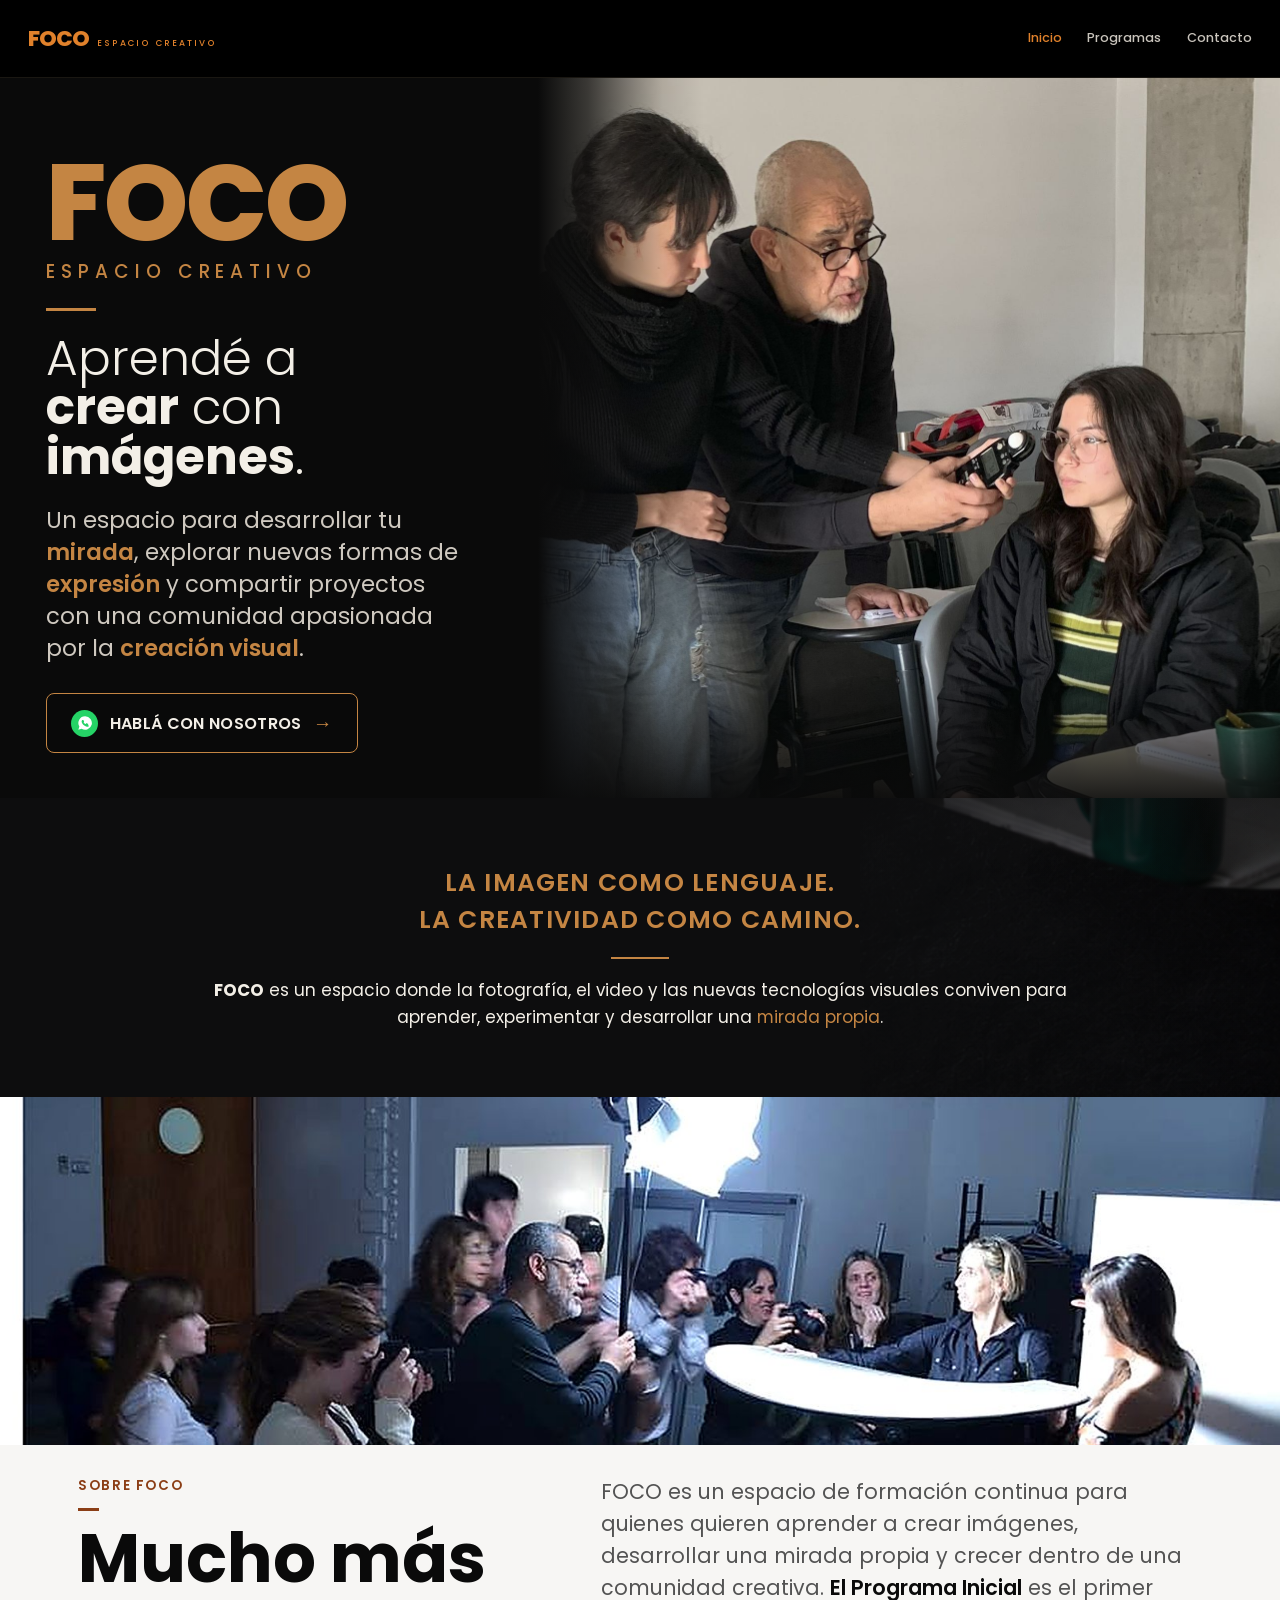
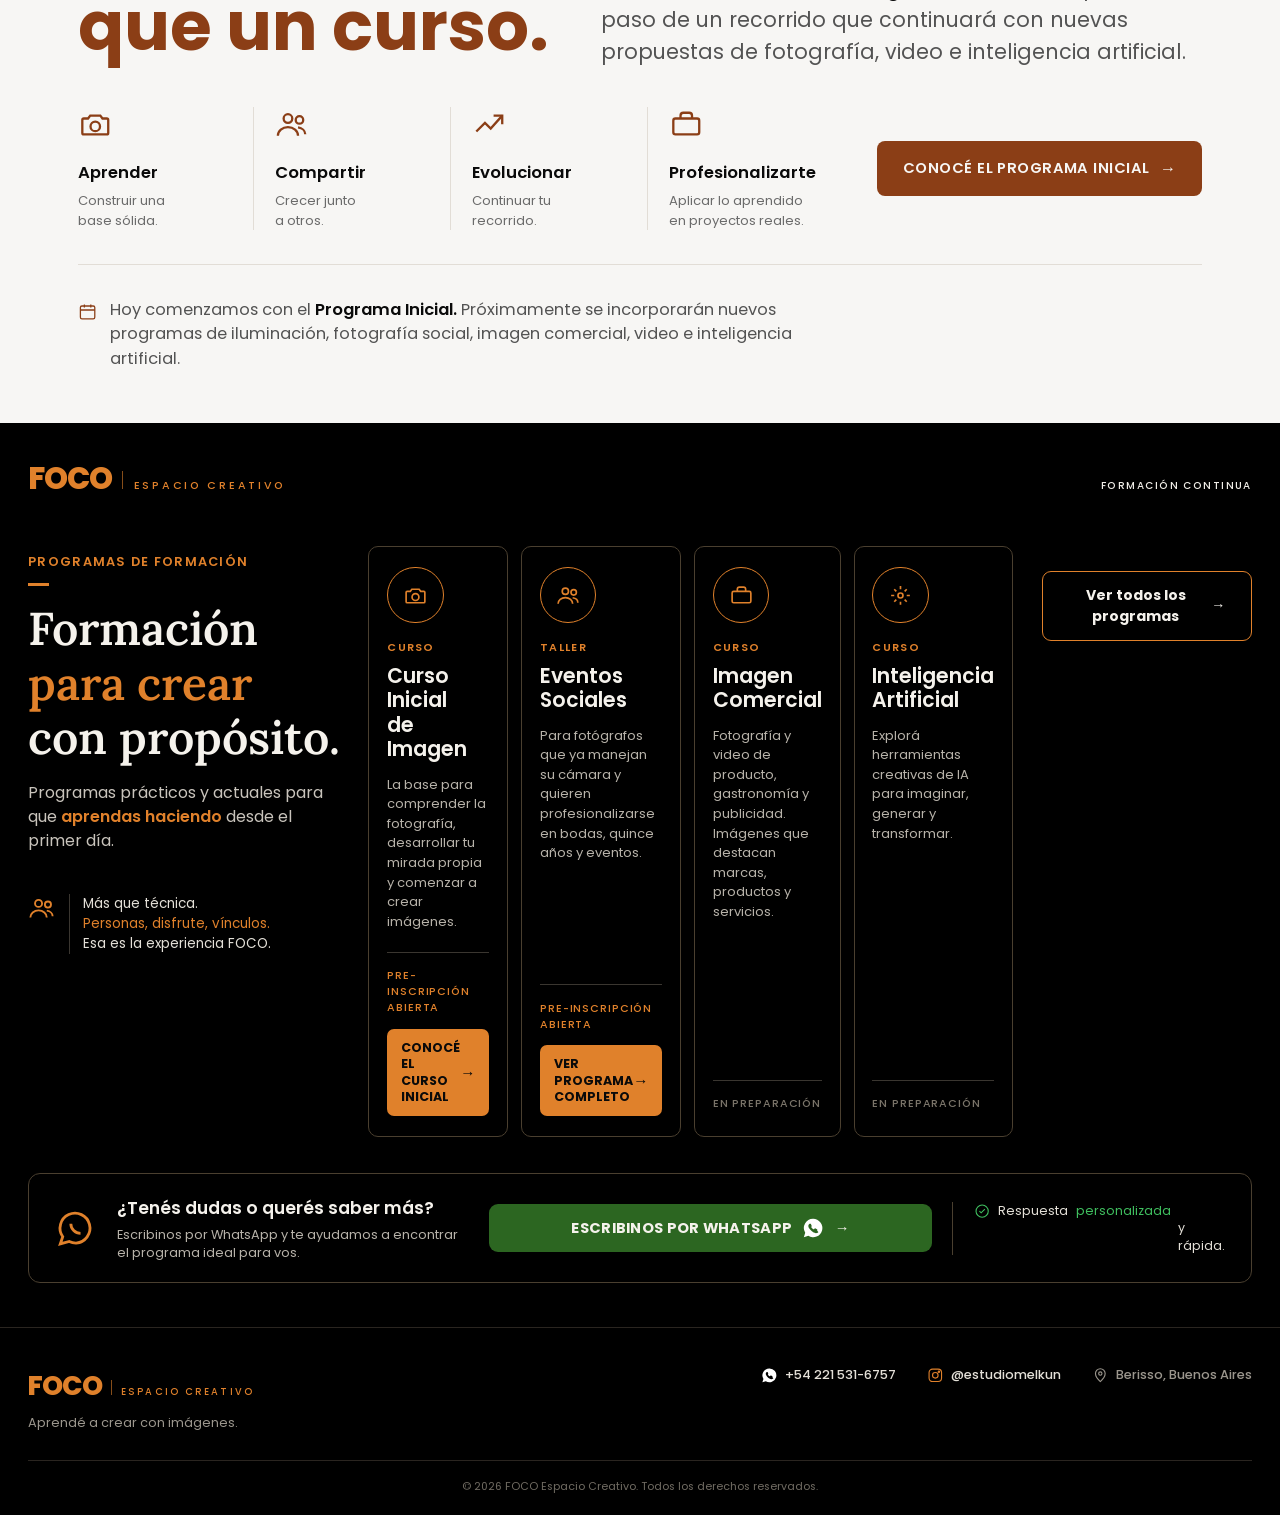
<file: web_foco/index.html>
<!doctype html>
<html lang="es">
<head>
<meta charset="utf-8">
<meta name="viewport" content="width=device-width, initial-scale=1">
<title>FOCO — Espacio Creativo | Cursos de fotografía en Berisso</title>
<meta name="description" content="FOCO es un espacio de formación continua en fotografía, video e IA en Berisso. Programa Inicial con inscripciones abiertas — empezá en agosto.">

<link rel="icon" type="image/png" sizes="32x32" href="assets/icons/favicon-32x32.png">
<link rel="icon" type="image/png" sizes="16x16" href="assets/icons/favicon-16x16.png">
<link rel="apple-touch-icon" sizes="180x180" href="assets/icons/apple-touch-icon.png">
<link rel="icon" href="favicon.ico">

<meta property="og:type" content="website">
<meta property="og:title" content="FOCO — Espacio Creativo">
<meta property="og:description" content="Aprendé a crear con imágenes. Programa Inicial con inscripciones abiertas — empezá en agosto, en Berisso.">
<meta property="og:image" content="https://www.focoespacio.com/assets/images/og-image.jpg">
<meta property="og:locale" content="es_AR">
<meta name="twitter:card" content="summary_large_image">

<link rel="preconnect" href="https://fonts.googleapis.com">
<link rel="preconnect" href="https://fonts.gstatic.com" crossorigin>
<link href="https://fonts.googleapis.com/css2?family=Poppins:ital,wght@0,300;0,400;0,500;0,600;0,700;0,800&family=Lora:ital,wght@0,500;0,600;0,700;1,500&display=swap" rel="stylesheet">
<link rel="stylesheet" href="style.css">
</head>
<body>
  <header class="site-nav">
    <a href="index.html" class="site-nav__logo">
      <span>FOCO</span> <span>ESPACIO CREATIVO</span>
    </a>
    <nav class="site-nav__links">
      <a href="index.html" class="is-active">Inicio</a>
      <a href="programas.html">Programas</a>
      <a href="https://wa.me/542215316757?text=Hola%2C%20quiero%20m%C3%A1s%20informaci%C3%B3n%20de%20los%20cursos" target="_blank" rel="noopener">Contacto</a>
    </nav>
  </header>

  <section class="hero">
    <div class="hero__text">
      <div class="logo-foco">FOCO</div>
      <div class="logo-sub">ESPACIO CREATIVO</div>
      <div class="divider"></div>
      <h1>Aprendé a<br><b>crear</b> con <b>imágenes</b>.</h1>
      <p class="lead">Un espacio para desarrollar tu <b>mirada</b>, explorar nuevas formas de <b>expresión</b> y compartir proyectos con una comunidad apasionada por la <b>creación visual</b>.</p>
      <a href="https://wa.me/542215316757?text=Hola%2C%20quiero%20m%C3%A1s%20informaci%C3%B3n%20de%20los%20cursos" target="_blank" rel="noopener" class="cta">
        <span class="wa-icon">
          <svg viewBox="0 0 24 24" fill="white"><path d="M12 2a10 10 0 00-8.5 15.2L2 22l4.9-1.5A10 10 0 1012 2zm5.8 14.2c-.2.6-1.3 1.2-1.8 1.3-.5.1-1 .2-3.3-.7-2.8-1.1-4.6-4-4.7-4.2-.1-.2-1.1-1.5-1.1-2.8 0-1.3.7-2 1-2.2.2-.3.5-.3.7-.3h.5c.2 0 .4 0 .6.4.2.5.7 1.8.8 1.9.1.2.1.3 0 .5-.1.2-.2.3-.3.5-.2.2-.3.3-.1.6.7 1.1 1.4 1.7 2.4 2.2.2.1.3.1.5-.1.2-.2.6-.7.8-.9.2-.2.3-.2.6-.1.2.1 1.5.7 1.8.9.2.1.4.2.4.4.1.2.1.7-.1 1.3z"/></svg>
        </span>
        HABLÁ CON NOSOTROS <span class="arrow">→</span>
      </a>
    </div>
    <div class="hero__photo"></div>
    <div class="hero__seam"></div>
  </section>

  <section class="quote">
    <div class="quote__corner"></div>
    <div class="quote__fade"></div>
    <div class="quote__inner">
      <h2>LA IMAGEN COMO LENGUAJE.<br>LA CREATIVIDAD COMO CAMINO.</h2>
      <div class="rule"></div>
      <p><b>FOCO</b> es un espacio donde la fotografía, el video y las nuevas tecnologías visuales conviven para aprender, experimentar y desarrollar una <span class="accent">mirada propia</span>.</p>
    </div>
  </section>

  <section class="about">
    <div class="about__photo"></div>
    <div class="about__content">
      <div class="about__top">
        <div class="about__headline">
          <div class="about__label">SOBRE FOCO</div>
          <div class="about__rule"></div>
          <h2>Mucho más<br><span>que un curso.</span></h2>
        </div>
        <p class="about__lead">FOCO es un espacio de formación continua para quienes quieren aprender a crear imágenes, desarrollar una mirada propia y crecer dentro de una comunidad creativa. <b>El Programa Inicial</b> es el primer paso de un recorrido que continuará con nuevas propuestas de fotografía, video e inteligencia artificial.</p>
      </div>

      <div class="about__row">
        <div class="about__icons">
          <div class="about__icon">
            <svg viewBox="0 0 24 24" fill="none" stroke="currentColor" stroke-width="1.6"><path d="M4 8h3l1.5-2h7L17 8h3a1 1 0 011 1v9a1 1 0 01-1 1H4a1 1 0 01-1-1V9a1 1 0 011-1z"/><circle cx="12" cy="13.5" r="3.3"/></svg>
            <h3>Aprender</h3>
            <p>Construir una<br>base sólida.</p>
          </div>
          <div class="about__icon">
            <svg viewBox="0 0 24 24" fill="none" stroke="currentColor" stroke-width="1.6"><circle cx="9" cy="8" r="3"/><path d="M2 20c0-3.3 3.1-6 7-6s7 2.7 7 6"/><circle cx="17" cy="9" r="2.6"/><path d="M16 14.2c2.9.4 5 2.4 5 4.8"/></svg>
            <h3>Compartir</h3>
            <p>Crecer junto<br>a otros.</p>
          </div>
          <div class="about__icon">
            <svg viewBox="0 0 24 24" fill="none" stroke="currentColor" stroke-width="1.6"><path d="M3 17l6-6 4 4 8-9"/><path d="M15 6h6v6"/></svg>
            <h3>Evolucionar</h3>
            <p>Continuar tu<br>recorrido.</p>
          </div>
          <div class="about__icon">
            <svg viewBox="0 0 24 24" fill="none" stroke="currentColor" stroke-width="1.6"><rect x="3" y="8" width="18" height="11" rx="1.5"/><path d="M8 8V6a2 2 0 012-2h4a2 2 0 012 2v2"/></svg>
            <h3>Profesionalizarte</h3>
            <p>Aplicar lo aprendido<br>en proyectos reales.</p>
          </div>
        </div>
        <a href="curso_inicial.html" class="about__cta">CONOCÉ EL PROGRAMA INICIAL <span class="arrow">→</span></a>
      </div>

      <div class="about__divider"></div>

      <div class="about__footnote">
        <svg viewBox="0 0 24 24" fill="none" stroke="currentColor" stroke-width="1.6"><rect x="3" y="5" width="18" height="16" rx="2"/><path d="M3 10h18M8 3v4M16 3v4"/></svg>
        <p>Hoy comenzamos con el <b>Programa Inicial.</b> Próximamente se incorporarán nuevos programas de iluminación, fotografía social, imagen comercial, video e inteligencia artificial.</p>
      </div>
    </div>
  </section>

  <section class="programs">
    <div class="programs__topbar">
      <div class="programs__logo">
        <span class="programs__logo-foco">FOCO</span>
        <span class="programs__logo-sep"></span>
        <span class="programs__logo-sub">ESPACIO CREATIVO</span>
      </div>
      <div class="programs__badge">FORMACIÓN CONTINUA</div>
    </div>

    <div class="programs__body">
      <div class="programs__intro">
        <div class="programs__label">PROGRAMAS DE FORMACIÓN</div>
        <div class="programs__rule"></div>
        <h2>Formación<br><span>para crear</span><br>con propósito.</h2>
        <p class="programs__lead">Programas prácticos y actuales para que <b>aprendas haciendo</b> desde el primer día.</p>
        <div class="programs__note">
          <svg viewBox="0 0 24 24" fill="none" stroke="currentColor" stroke-width="1.6"><circle cx="9" cy="8" r="3"/><path d="M2 20c0-3.3 3.1-6 7-6s7 2.7 7 6"/><circle cx="17" cy="9" r="2.6"/><path d="M16 14.2c2.9.4 5 2.4 5 4.8"/></svg>
          <div class="programs__note-rule"></div>
          <p>Más que técnica.<br><span class="accent">Personas, disfrute, vínculos.</span><br>Esa es la experiencia FOCO.</p>
        </div>
      </div>

      <div class="programs__cards">
        <a href="curso_inicial.html" class="card card--active">
          <div class="card__icon">
            <svg viewBox="0 0 24 24" fill="none" stroke="currentColor" stroke-width="1.6"><path d="M4 8h3l1.5-2h7L17 8h3a1 1 0 011 1v9a1 1 0 01-1 1H4a1 1 0 01-1-1V9a1 1 0 011-1z"/><circle cx="12" cy="13.5" r="3.3"/></svg>
          </div>
          <div class="card__tag">CURSO</div>
          <h3>Curso Inicial<br>de Imagen</h3>
          <p class="card__desc">La base para comprender la fotografía, desarrollar tu mirada propia y comenzar a crear imágenes.</p>
          <div class="card__divider"></div>
          <div class="card__status card__status--active">PRE-INSCRIPCIÓN ABIERTA</div>
          <div class="card__cta">CONOCÉ EL<br>CURSO INICIAL <span class="arrow">→</span></div>
        </a>

        <a href="eventos_sociales.html" class="card card--active">
          <div class="card__icon">
            <svg viewBox="0 0 24 24" fill="none" stroke="currentColor" stroke-width="1.6"><circle cx="9" cy="8" r="3"/><path d="M2 20c0-3.3 3.1-6 7-6s7 2.7 7 6"/><circle cx="17" cy="9" r="2.6"/><path d="M16 14.2c2.9.4 5 2.4 5 4.8"/></svg>
          </div>
          <div class="card__tag">TALLER</div>
          <h3>Eventos<br>Sociales</h3>
          <p class="card__desc">Para fotógrafos que ya manejan su cámara y quieren profesionalizarse en bodas, quince años y eventos.</p>
          <div class="card__divider"></div>
          <div class="card__status card__status--active">PRE-INSCRIPCIÓN ABIERTA</div>
          <div class="card__cta">VER PROGRAMA<br>COMPLETO <span class="arrow">→</span></div>
        </a>

        <a href="imagen_comercial.html" class="card">
          <div class="card__icon">
            <svg viewBox="0 0 24 24" fill="none" stroke="currentColor" stroke-width="1.6"><rect x="3" y="8" width="18" height="11" rx="1.5"/><path d="M8 8V6a2 2 0 012-2h4a2 2 0 012 2v2"/></svg>
          </div>
          <div class="card__tag">CURSO</div>
          <h3>Imagen<br>Comercial</h3>
          <p class="card__desc">Fotografía y video de producto, gastronomía y publicidad. Imágenes que destacan marcas, productos y servicios.</p>
          <div class="card__divider"></div>
          <div class="card__status">EN PREPARACIÓN</div>
        </a>

        <a href="inteligencia_artificial.html" class="card">
          <div class="card__icon">
            <svg viewBox="0 0 24 24" fill="none" stroke="currentColor" stroke-width="1.6"><circle cx="12" cy="12" r="2.4"/><path d="M12 3v3M12 18v3M3 12h3M18 12h3M6 6l2 2M16 16l2 2M6 18l2-2M16 8l2-2"/></svg>
          </div>
          <div class="card__tag">CURSO</div>
          <h3>Inteligencia<br>Artificial</h3>
          <p class="card__desc">Explorá herramientas creativas de IA para imaginar, generar y transformar.</p>
          <div class="card__divider"></div>
          <div class="card__status">EN PREPARACIÓN</div>
        </a>
      </div>
      <div style="text-align:center; margin-top:2vw;">
        <a href="programas.html" class="btn btn--outline" style="display:inline-flex;">Ver todos los programas <span class="arrow">→</span></a>
      </div>
    </div>

    <a href="https://wa.me/542215316757?text=Hola%2C%20quiero%20m%C3%A1s%20informaci%C3%B3n%20de%20los%20cursos" target="_blank" rel="noopener" class="programs__whatsapp">
      <svg class="wa-bubble" viewBox="0 0 24 24" fill="none" stroke="currentColor" stroke-width="1.6"><path d="M3 21l1.4-4.1A8.5 8.5 0 1112 20.5a8.4 8.4 0 01-3.9-.9z"/><path d="M9 9.5c0 3 2.5 5.5 5.5 5.5"/></svg>
      <div class="programs__whatsapp-text">
        <p class="q">¿Tenés dudas o querés saber más?</p>
        <p class="a">Escribinos por WhatsApp y te ayudamos a encontrar el programa ideal para vos.</p>
      </div>
      <span class="programs__whatsapp-btn">
        ESCRIBINOS POR WHATSAPP
        <svg viewBox="0 0 24 24" fill="white"><path d="M12 2a10 10 0 00-8.5 15.2L2 22l4.9-1.5A10 10 0 1012 2zm5.8 14.2c-.2.6-1.3 1.2-1.8 1.3-.5.1-1 .2-3.3-.7-2.8-1.1-4.6-4-4.7-4.2-.1-.2-1.1-1.5-1.1-2.8 0-1.3.7-2 1-2.2.2-.3.5-.3.7-.3h.5c.2 0 .4 0 .6.4.2.5.7 1.8.8 1.9.1.2.1.3 0 .5-.1.2-.2.3-.3.5-.2.2-.3.3-.1.6.7 1.1 1.4 1.7 2.4 2.2.2.1.3.1.5-.1.2-.2.6-.7.8-.9.2-.2.3-.2.6-.1.2.1 1.5.7 1.8.9.2.1.4.2.4.4.1.2.1.7-.1 1.3z"/></svg>
        <span class="arrow">→</span>
      </span>
      <div class="programs__whatsapp-note">
        <svg viewBox="0 0 24 24" fill="none" stroke="currentColor" stroke-width="1.6"><circle cx="12" cy="12" r="9"/><path d="M8 12l2.5 2.5L16 9"/></svg>
        Respuesta <span class="accent">personalizada</span><br>y rápida.
      </div>
    </a>
  </section>

  <footer class="site-footer">
    <div class="site-footer__top">
      <div class="site-footer__brand">
        <div class="site-footer__logo">
          <span class="site-footer__logo-foco">FOCO</span>
          <span class="site-footer__logo-sep"></span>
          <span class="site-footer__logo-sub">ESPACIO CREATIVO</span>
        </div>
        <p class="site-footer__tagline">Aprendé a crear con imágenes.</p>
      </div>

      <div class="site-footer__contact">
        <a href="https://wa.me/542215316757?text=Hola%2C%20quiero%20m%C3%A1s%20informaci%C3%B3n%20de%20los%20cursos" target="_blank" rel="noopener" class="site-footer__link">
          <svg viewBox="0 0 24 24" fill="white"><path d="M12 2a10 10 0 00-8.5 15.2L2 22l4.9-1.5A10 10 0 1012 2zm5.8 14.2c-.2.6-1.3 1.2-1.8 1.3-.5.1-1 .2-3.3-.7-2.8-1.1-4.6-4-4.7-4.2-.1-.2-1.1-1.5-1.1-2.8 0-1.3.7-2 1-2.2.2-.3.5-.3.7-.3h.5c.2 0 .4 0 .6.4.2.5.7 1.8.8 1.9.1.2.1.3 0 .5-.1.2-.2.3-.3.5-.2.2-.3.3-.1.6.7 1.1 1.4 1.7 2.4 2.2.2.1.3.1.5-.1.2-.2.6-.7.8-.9.2-.2.3-.2.6-.1.2.1 1.5.7 1.8.9.2.1.4.2.4.4.1.2.1.7-.1 1.3z"/></svg>
          +54 221 531-6757
        </a>
        <a href="https://instagram.com/estudiomelkun" target="_blank" rel="noopener" class="site-footer__link">
          <svg viewBox="0 0 24 24" fill="none" stroke="currentColor" stroke-width="1.6"><rect x="3" y="3" width="18" height="18" rx="5"/><circle cx="12" cy="12" r="4"/><circle cx="17.2" cy="6.8" r="1"/></svg>
          @estudiomelkun
        </a>
        <div class="site-footer__link site-footer__link--static">
          <svg viewBox="0 0 24 24" fill="none" stroke="currentColor" stroke-width="1.6"><path d="M12 21s7-6.1 7-11.5A7 7 0 105 9.5C5 14.9 12 21 12 21z"/><circle cx="12" cy="9.5" r="2.4"/></svg>
          Berisso, Buenos Aires
        </div>
      </div>
    </div>

    <div class="site-footer__rule"></div>

    <div class="site-footer__bottom">
      <p>© 2026 FOCO Espacio Creativo. Todos los derechos reservados.</p>
    </div>
  </footer>

  <script src="script.js"></script>
</body>
</html>
</file>
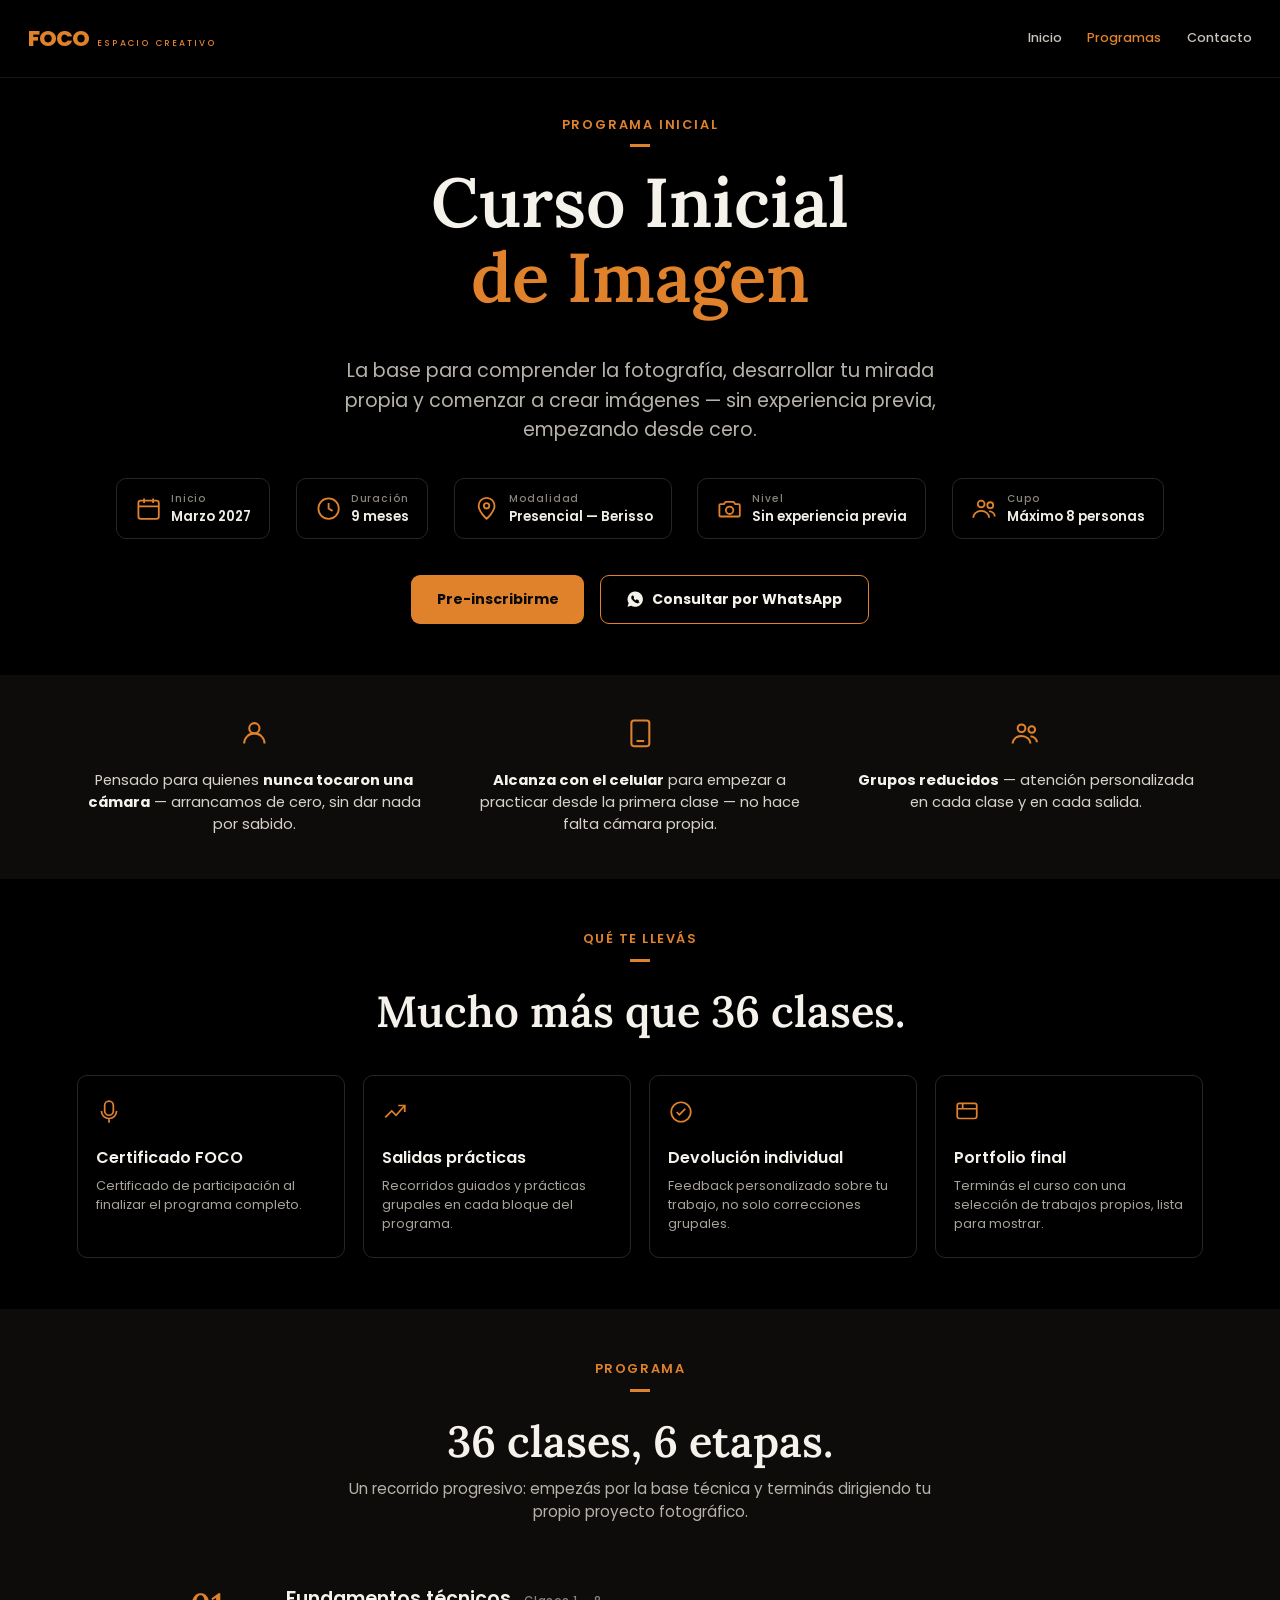
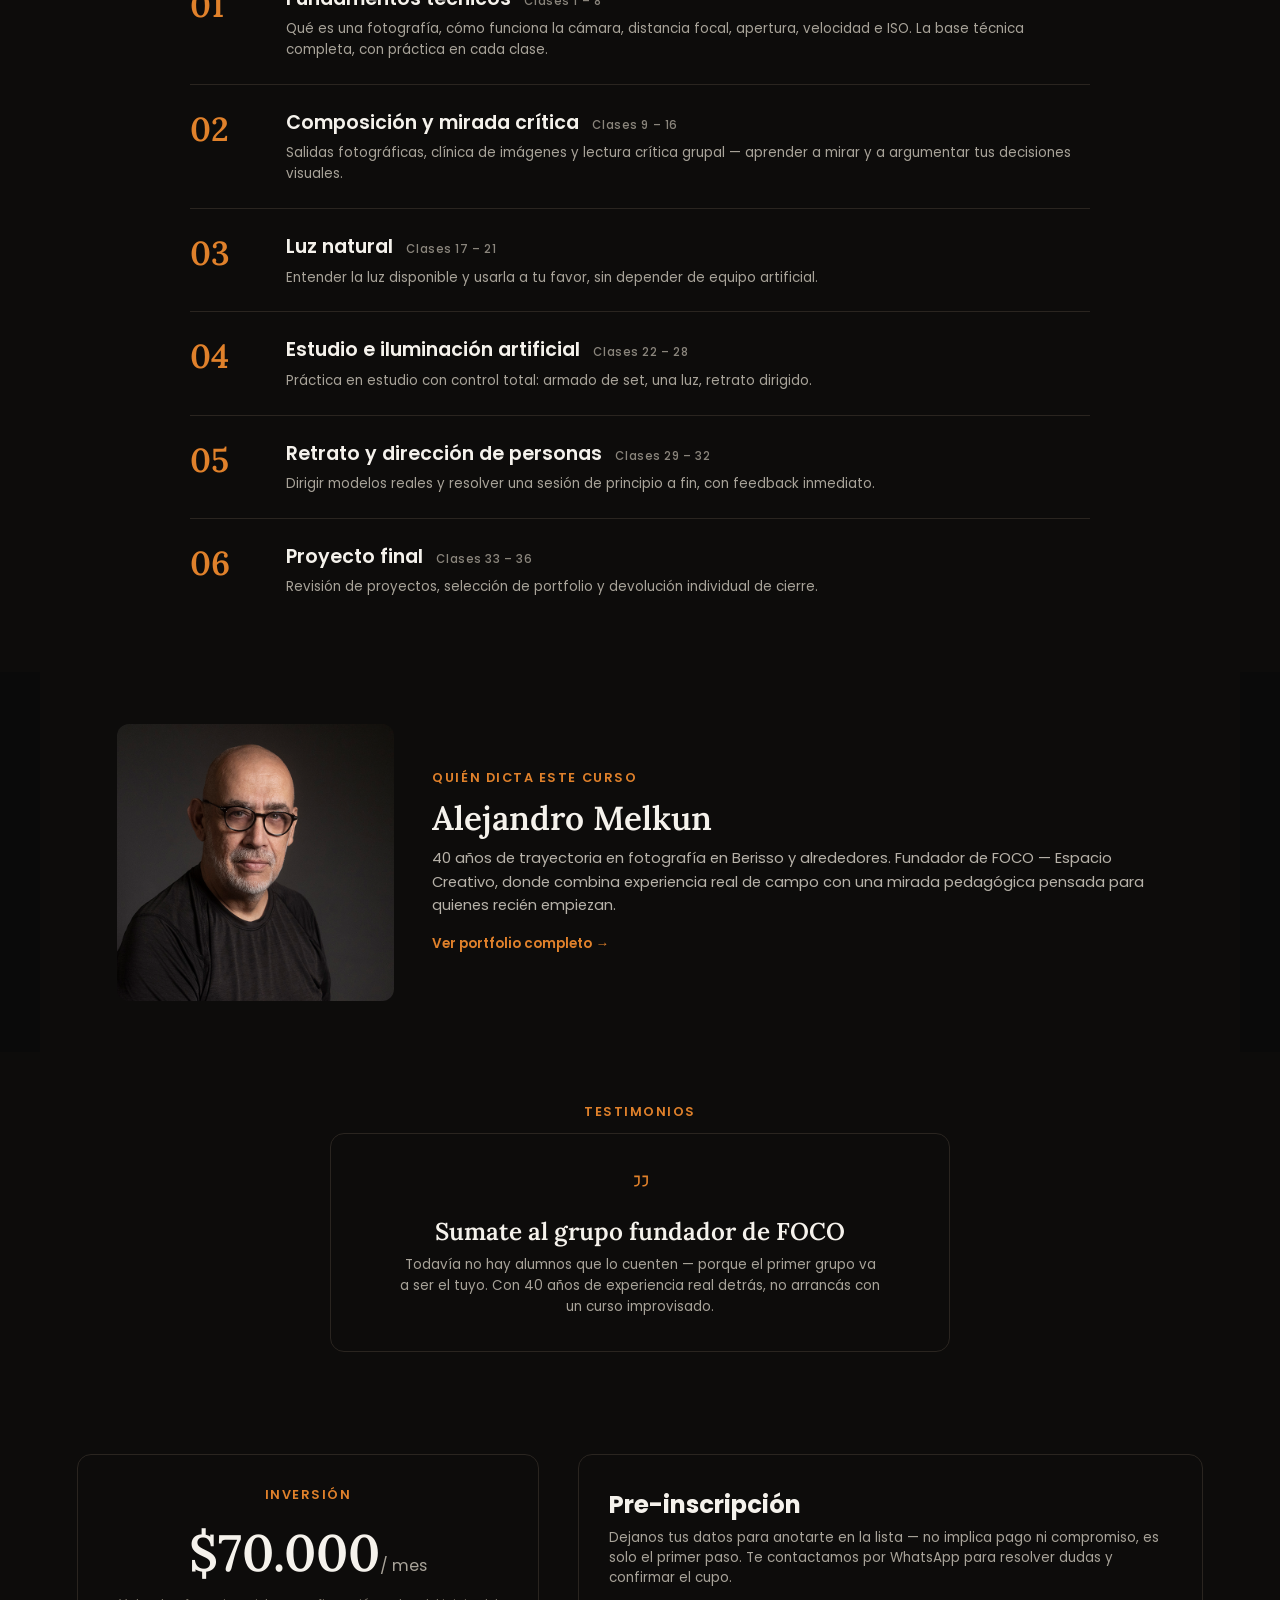
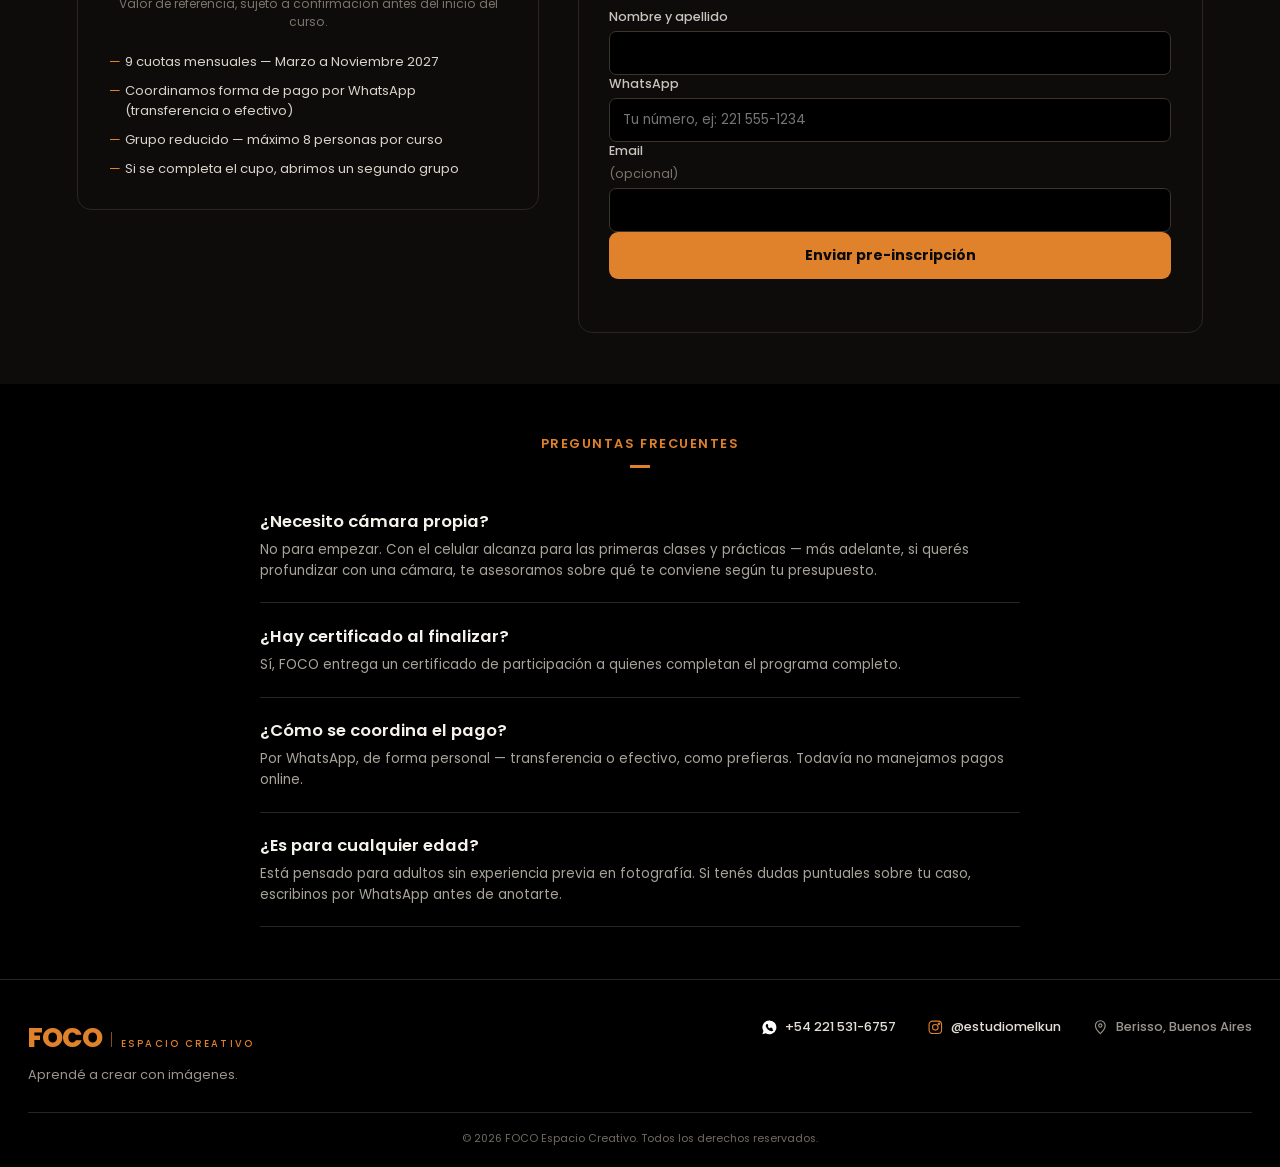
<file: web_foco/curso_inicial.html>
<!doctype html>
<html lang="es">
<head>
<meta charset="utf-8">
<meta name="viewport" content="width=device-width, initial-scale=1">
<title>Curso Inicial de Imagen — FOCO Espacio Creativo</title>
<meta name="description" content="Curso Inicial de Imagen en FOCO — Espacio Creativo. 9 meses, presencial en Berisso, sin experiencia previa. Empezá en marzo 2027.">

<link rel="icon" type="image/png" sizes="32x32" href="assets/icons/favicon-32x32.png">
<link rel="apple-touch-icon" sizes="180x180" href="assets/icons/apple-touch-icon.png">
<link rel="icon" href="favicon.ico">

<link rel="preconnect" href="https://fonts.googleapis.com">
<link rel="preconnect" href="https://fonts.gstatic.com" crossorigin>
<link href="https://fonts.googleapis.com/css2?family=Poppins:ital,wght@0,300;0,400;0,500;0,600;0,700;0,800&family=Lora:ital,wght@0,500;0,600;0,700;1,500&display=swap" rel="stylesheet">
<link rel="stylesheet" href="style.css">
</head>
<body>

  <header class="site-nav">
    <a href="index.html" class="site-nav__logo">
      <span>FOCO</span> <span>ESPACIO CREATIVO</span>
    </a>
    <nav class="site-nav__links">
      <a href="index.html">Inicio</a>
      <a href="programas.html" class="is-active">Programas</a>
      <a href="https://wa.me/542215316757?text=Hola%2C%20quiero%20m%C3%A1s%20informaci%C3%B3n%20de%20los%20cursos" target="_blank" rel="noopener">Contacto</a>
    </nav>
  </header>

  <!-- HERO DEL CURSO -->
  <section class="course-hero">
    <div class="course-hero__label">PROGRAMA INICIAL</div>
    <div class="course-hero__rule"></div>
    <h1>Curso Inicial<br><span>de Imagen</span></h1>
    <p class="course-hero__lead">La base para comprender la fotografía, desarrollar tu mirada propia y comenzar a crear imágenes — sin experiencia previa, empezando desde cero.</p>

    <div class="course-facts">
      <div class="course-fact">
        <svg viewBox="0 0 24 24" fill="none" stroke="currentColor" stroke-width="1.6"><rect x="3" y="5" width="18" height="16" rx="2"/><path d="M3 10h18M8 3v4M16 3v4"/></svg>
        <div><span class="course-fact__label">Inicio</span><span class="course-fact__value">Marzo 2027</span></div>
      </div>
      <div class="course-fact">
        <svg viewBox="0 0 24 24" fill="none" stroke="currentColor" stroke-width="1.6"><circle cx="12" cy="12" r="9"/><path d="M12 7v5l3.5 2"/></svg>
        <div><span class="course-fact__label">Duración</span><span class="course-fact__value">9 meses</span></div>
      </div>
      <div class="course-fact">
        <svg viewBox="0 0 24 24" fill="none" stroke="currentColor" stroke-width="1.6"><path d="M12 21s7-6.1 7-11.5A7 7 0 105 9.5C5 14.9 12 21 12 21z"/><circle cx="12" cy="9.5" r="2.4"/></svg>
        <div><span class="course-fact__label">Modalidad</span><span class="course-fact__value">Presencial — Berisso</span></div>
      </div>
      <div class="course-fact">
        <svg viewBox="0 0 24 24" fill="none" stroke="currentColor" stroke-width="1.6"><path d="M4 8h3l1.5-2h7L17 8h3a1 1 0 011 1v9a1 1 0 01-1 1H4a1 1 0 01-1-1V9a1 1 0 011-1z"/><circle cx="12" cy="13.5" r="3.3"/></svg>
        <div><span class="course-fact__label">Nivel</span><span class="course-fact__value">Sin experiencia previa</span></div>
      </div>
      <div class="course-fact">
        <svg viewBox="0 0 24 24" fill="none" stroke="currentColor" stroke-width="1.6"><circle cx="9" cy="8" r="3"/><path d="M2 20c0-3.3 3.1-6 7-6s7 2.7 7 6"/><circle cx="17" cy="9" r="2.6"/><path d="M16 14.2c2.9.4 5 2.4 5 4.8"/></svg>
        <div><span class="course-fact__label">Cupo</span><span class="course-fact__value">Máximo 8 personas</span></div>
      </div>
    </div>

    <div class="course-hero__cta">
      <a href="#reserva" class="btn btn--solid">Pre-inscribirme</a>
      <a href="https://wa.me/542215316757?text=Hola%2C%20quiero%20m%C3%A1s%20informaci%C3%B3n%20del%20Curso%20Inicial" target="_blank" rel="noopener" class="btn btn--outline">
        <svg viewBox="0 0 24 24" fill="currentColor"><path d="M12 2a10 10 0 00-8.5 15.2L2 22l4.9-1.5A10 10 0 1012 2zm5.8 14.2c-.2.6-1.3 1.2-1.8 1.3-.5.1-1 .2-3.3-.7-2.8-1.1-4.6-4-4.7-4.2-.1-.2-1.1-1.5-1.1-2.8 0-1.3.7-2 1-2.2.2-.3.5-.3.7-.3h.5c.2 0 .4 0 .6.4.2.5.7 1.8.8 1.9.1.2.1.3 0 .5-.1.2-.2.3-.3.5-.2.2-.3.3-.1.6.7 1.1 1.4 1.7 2.4 2.2.2.1.3.1.5-.1.2-.2.6-.7.8-.9.2-.2.3-.2.6-.1.2.1 1.5.7 1.8.9.2.1.4.2.4.4.1.2.1.7-.1 1.3z"/></svg>
        Consultar por WhatsApp
      </a>
    </div>
  </section>

  <!-- PARA QUIÉN ES -->
  <section class="course-audience">
    <div class="course-audience__inner">
      <div class="course-audience__item">
        <svg viewBox="0 0 24 24" fill="none" stroke="currentColor" stroke-width="1.6"><circle cx="12" cy="8" r="4"/><path d="M4 20c0-4.4 3.6-8 8-8s8 3.6 8 8"/></svg>
        <p>Pensado para quienes <b>nunca tocaron una cámara</b> — arrancamos de cero, sin dar nada por sabido.</p>
      </div>
      <div class="course-audience__item">
        <svg viewBox="0 0 24 24" fill="none" stroke="currentColor" stroke-width="1.6"><rect x="5" y="2" width="14" height="20" rx="2"/><path d="M9 18h6"/></svg>
        <p><b>Alcanza con el celular</b> para empezar a practicar desde la primera clase — no hace falta cámara propia.</p>
      </div>
      <div class="course-audience__item">
        <svg viewBox="0 0 24 24" fill="none" stroke="currentColor" stroke-width="1.6"><circle cx="9" cy="8" r="3"/><path d="M2 20c0-3.3 3.1-6 7-6s7 2.7 7 6"/><circle cx="17" cy="9" r="2.6"/><path d="M16 14.2c2.9.4 5 2.4 5 4.8"/></svg>
        <p><b>Grupos reducidos</b> — atención personalizada en cada clase y en cada salida.</p>
      </div>
    </div>
  </section>

  <!-- QUÉ TE LLEVÁS -->
  <section class="course-includes">
    <div class="course-includes__head">
      <div class="section-label">QUÉ TE LLEVÁS</div>
      <div class="section-rule"></div>
      <h2>Mucho más que 36 clases.</h2>
    </div>
    <div class="course-includes__grid">
      <div class="include-card">
        <svg viewBox="0 0 24 24" fill="none" stroke="currentColor" stroke-width="1.6"><path d="M12 15a4 4 0 004-4V6a4 4 0 00-8 0v5a4 4 0 004 4z"/><path d="M19 11a7 7 0 01-14 0M12 18v4"/></svg>
        <h3>Certificado FOCO</h3>
        <p>Certificado de participación al finalizar el programa completo.</p>
      </div>
      <div class="include-card">
        <svg viewBox="0 0 24 24" fill="none" stroke="currentColor" stroke-width="1.6"><path d="M3 17l6-6 4 4 8-9"/><path d="M15 6h6v6"/></svg>
        <h3>Salidas prácticas</h3>
        <p>Recorridos guiados y prácticas grupales en cada bloque del programa.</p>
      </div>
      <div class="include-card">
        <svg viewBox="0 0 24 24" fill="none" stroke="currentColor" stroke-width="1.6"><circle cx="12" cy="12" r="9"/><path d="M8 12l2.5 2.5L16 9"/></svg>
        <h3>Devolución individual</h3>
        <p>Feedback personalizado sobre tu trabajo, no solo correcciones grupales.</p>
      </div>
      <div class="include-card">
        <svg viewBox="0 0 24 24" fill="none" stroke="currentColor" stroke-width="1.6"><rect x="3" y="4" width="18" height="14" rx="2"/><path d="M3 9h18M8 4v5"/></svg>
        <h3>Portfolio final</h3>
        <p>Terminás el curso con una selección de trabajos propios, lista para mostrar.</p>
      </div>
    </div>
  </section>

  <!-- TEMARIO -->
  <section class="course-syllabus">
    <div class="course-syllabus__head">
      <div class="section-label">PROGRAMA</div>
      <div class="section-rule"></div>
      <h2>36 clases, 6 etapas.</h2>
      <p class="course-syllabus__lead">Un recorrido progresivo: empezás por la base técnica y terminás dirigiendo tu propio proyecto fotográfico.</p>
    </div>
    <div class="syllabus-list">
      <div class="syllabus-item">
        <div class="syllabus-item__num">01</div>
        <div class="syllabus-item__body">
          <h3>Fundamentos técnicos</h3>
          <span class="syllabus-item__range">Clases 1 – 8</span>
          <p>Qué es una fotografía, cómo funciona la cámara, distancia focal, apertura, velocidad e ISO. La base técnica completa, con práctica en cada clase.</p>
        </div>
      </div>
      <div class="syllabus-item">
        <div class="syllabus-item__num">02</div>
        <div class="syllabus-item__body">
          <h3>Composición y mirada crítica</h3>
          <span class="syllabus-item__range">Clases 9 – 16</span>
          <p>Salidas fotográficas, clínica de imágenes y lectura crítica grupal — aprender a mirar y a argumentar tus decisiones visuales.</p>
        </div>
      </div>
      <div class="syllabus-item">
        <div class="syllabus-item__num">03</div>
        <div class="syllabus-item__body">
          <h3>Luz natural</h3>
          <span class="syllabus-item__range">Clases 17 – 21</span>
          <p>Entender la luz disponible y usarla a tu favor, sin depender de equipo artificial.</p>
        </div>
      </div>
      <div class="syllabus-item">
        <div class="syllabus-item__num">04</div>
        <div class="syllabus-item__body">
          <h3>Estudio e iluminación artificial</h3>
          <span class="syllabus-item__range">Clases 22 – 28</span>
          <p>Práctica en estudio con control total: armado de set, una luz, retrato dirigido.</p>
        </div>
      </div>
      <div class="syllabus-item">
        <div class="syllabus-item__num">05</div>
        <div class="syllabus-item__body">
          <h3>Retrato y dirección de personas</h3>
          <span class="syllabus-item__range">Clases 29 – 32</span>
          <p>Dirigir modelos reales y resolver una sesión de principio a fin, con feedback inmediato.</p>
        </div>
      </div>
      <div class="syllabus-item">
        <div class="syllabus-item__num">06</div>
        <div class="syllabus-item__body">
          <h3>Proyecto final</h3>
          <span class="syllabus-item__range">Clases 33 – 36</span>
          <p>Revisión de proyectos, selección de portfolio y devolución individual de cierre.</p>
        </div>
      </div>
    </div>
  </section>

  <!-- QUIÉN DICTA ESTE CURSO -->
  <section class="instructor">
    <img src="assets/images/alejandro.jpg" alt="Alejandro Melkun" class="instructor__photo">
    <div>
      <div class="instructor__label">QUIÉN DICTA ESTE CURSO</div>
      <h2>Alejandro Melkun</h2>
      <p>40 años de trayectoria en fotografía en Berisso y alrededores. Fundador de FOCO — Espacio Creativo, donde combina experiencia real de campo con una mirada pedagógica pensada para quienes recién empiezan.</p>
      <a href="https://www.melkun.com" target="_blank" rel="noopener">Ver portfolio completo →</a>
    </div>
  </section>

  <!-- TESTIMONIOS (placeholder) -->
  <section class="course-testimonials">
    <div class="course-testimonials__label">TESTIMONIOS</div>
    <div class="course-testimonials__card">
      <svg viewBox="0 0 24 24" fill="none" stroke="currentColor" stroke-width="1.4"><path d="M7 8h4v5a3 3 0 01-3 3H7"/><path d="M14 8h4v5a3 3 0 01-3 3h-1"/></svg>
      <h3>Sumate al grupo fundador de FOCO</h3>
      <p>Todavía no hay alumnos que lo cuenten — porque el primer grupo va a ser el tuyo. Con 40 años de experiencia real detrás, no arrancás con un curso improvisado.</p>
    </div>
  </section>

  <!-- PRECIO + RESERVA -->
  <section class="course-price" id="reserva">
    <div class="course-price__card">
      <div class="section-label">INVERSIÓN</div>
      <div class="course-price__amount">$70.000<span>/ mes</span></div>
      <p class="course-price__note">Valor de referencia, sujeto a confirmación antes del inicio del curso.</p>
      <ul class="course-price__list">
        <li>9 cuotas mensuales — Marzo a Noviembre 2027</li>
        <li>Coordinamos forma de pago por WhatsApp (transferencia o efectivo)</li>
        <li>Grupo reducido — máximo 8 personas por curso</li>
        <li>Si se completa el cupo, abrimos un segundo grupo</li>
      </ul>
    </div>

    <div class="course-form">
      <h2>Pre-inscripción</h2>
      <p class="course-form__lead">Dejanos tus datos para anotarte en la lista — no implica pago ni compromiso, es solo el primer paso. Te contactamos por WhatsApp para resolver dudas y confirmar el cupo.</p>
      <form id="reserva-form" data-course="eventos-sociales"></form>
        <input type="hidden" name="access_key" value="af8b8264-5bc4-4c7f-9a97-601a903d8e59">
        <input type="hidden" name="subject" value="Nueva pre-inscripción — Curso Inicial FOCO">
        <label>
          Nombre y apellido
          <input type="text" name="nombre" required>
        </label>
        <label>
          WhatsApp
          <input type="tel" name="whatsapp" placeholder="Tu número, ej: 221 555-1234" required>
        </label>
        <label>
          Email <span class="opt">(opcional)</span>
          <input type="email" name="email">
        </label>
        <button type="submit" class="btn btn--solid btn--full">Enviar pre-inscripción</button>
        <p id="reserva-status" class="course-form__status"></p>
      </form>
    </div>
  </section>

  <!-- FAQ -->
  <section class="course-faq">
    <div class="section-label">PREGUNTAS FRECUENTES</div>
    <div class="section-rule"></div>
    <div class="faq-item">
      <h3>¿Necesito cámara propia?</h3>
      <p>No para empezar. Con el celular alcanza para las primeras clases y prácticas — más adelante, si querés profundizar con una cámara, te asesoramos sobre qué te conviene según tu presupuesto.</p>
    </div>
    <div class="faq-item">
      <h3>¿Hay certificado al finalizar?</h3>
      <p>Sí, FOCO entrega un certificado de participación a quienes completan el programa completo.</p>
    </div>
    <div class="faq-item">
      <h3>¿Cómo se coordina el pago?</h3>
      <p>Por WhatsApp, de forma personal — transferencia o efectivo, como prefieras. Todavía no manejamos pagos online.</p>
    </div>
    <div class="faq-item">
      <h3>¿Es para cualquier edad?</h3>
      <p>Está pensado para adultos sin experiencia previa en fotografía. Si tenés dudas puntuales sobre tu caso, escribinos por WhatsApp antes de anotarte.</p>
    </div>
  </section>

  <footer class="site-footer">
    <div class="site-footer__top">
      <div class="site-footer__brand">
        <div class="site-footer__logo">
          <span class="site-footer__logo-foco">FOCO</span>
          <span class="site-footer__logo-sep"></span>
          <span class="site-footer__logo-sub">ESPACIO CREATIVO</span>
        </div>
        <p class="site-footer__tagline">Aprendé a crear con imágenes.</p>
      </div>
      <div class="site-footer__contact">
        <a href="https://wa.me/542215316757?text=Hola%2C%20quiero%20m%C3%A1s%20informaci%C3%B3n%20de%20los%20cursos" target="_blank" rel="noopener" class="site-footer__link">
          <svg viewBox="0 0 24 24" fill="white"><path d="M12 2a10 10 0 00-8.5 15.2L2 22l4.9-1.5A10 10 0 1012 2zm5.8 14.2c-.2.6-1.3 1.2-1.8 1.3-.5.1-1 .2-3.3-.7-2.8-1.1-4.6-4-4.7-4.2-.1-.2-1.1-1.5-1.1-2.8 0-1.3.7-2 1-2.2.2-.3.5-.3.7-.3h.5c.2 0 .4 0 .6.4.2.5.7 1.8.8 1.9.1.2.1.3 0 .5-.1.2-.2.3-.3.5-.2.2-.3.3-.1.6.7 1.1 1.4 1.7 2.4 2.2.2.1.3.1.5-.1.2-.2.6-.7.8-.9.2-.2.3-.2.6-.1.2.1 1.5.7 1.8.9.2.1.4.2.4.4.1.2.1.7-.1 1.3z"/></svg>
          +54 221 531-6757
        </a>
        <a href="https://instagram.com/estudiomelkun" target="_blank" rel="noopener" class="site-footer__link">
          <svg viewBox="0 0 24 24" fill="none" stroke="currentColor" stroke-width="1.6"><rect x="3" y="3" width="18" height="18" rx="5"/><circle cx="12" cy="12" r="4"/><circle cx="17.2" cy="6.8" r="1"/></svg>
          @estudiomelkun
        </a>
        <div class="site-footer__link site-footer__link--static">
          <svg viewBox="0 0 24 24" fill="none" stroke="currentColor" stroke-width="1.6"><path d="M12 21s7-6.1 7-11.5A7 7 0 105 9.5C5 14.9 12 21 12 21z"/><circle cx="12" cy="9.5" r="2.4"/></svg>
          Berisso, Buenos Aires
        </div>
      </div>
    </div>
    <div class="site-footer__rule"></div>
    <div class="site-footer__bottom">
      <p>© 2026 FOCO Espacio Creativo. Todos los derechos reservados.</p>
    </div>
  </footer>

  <script src="script.js"></script>
</body>
</html>
</file>
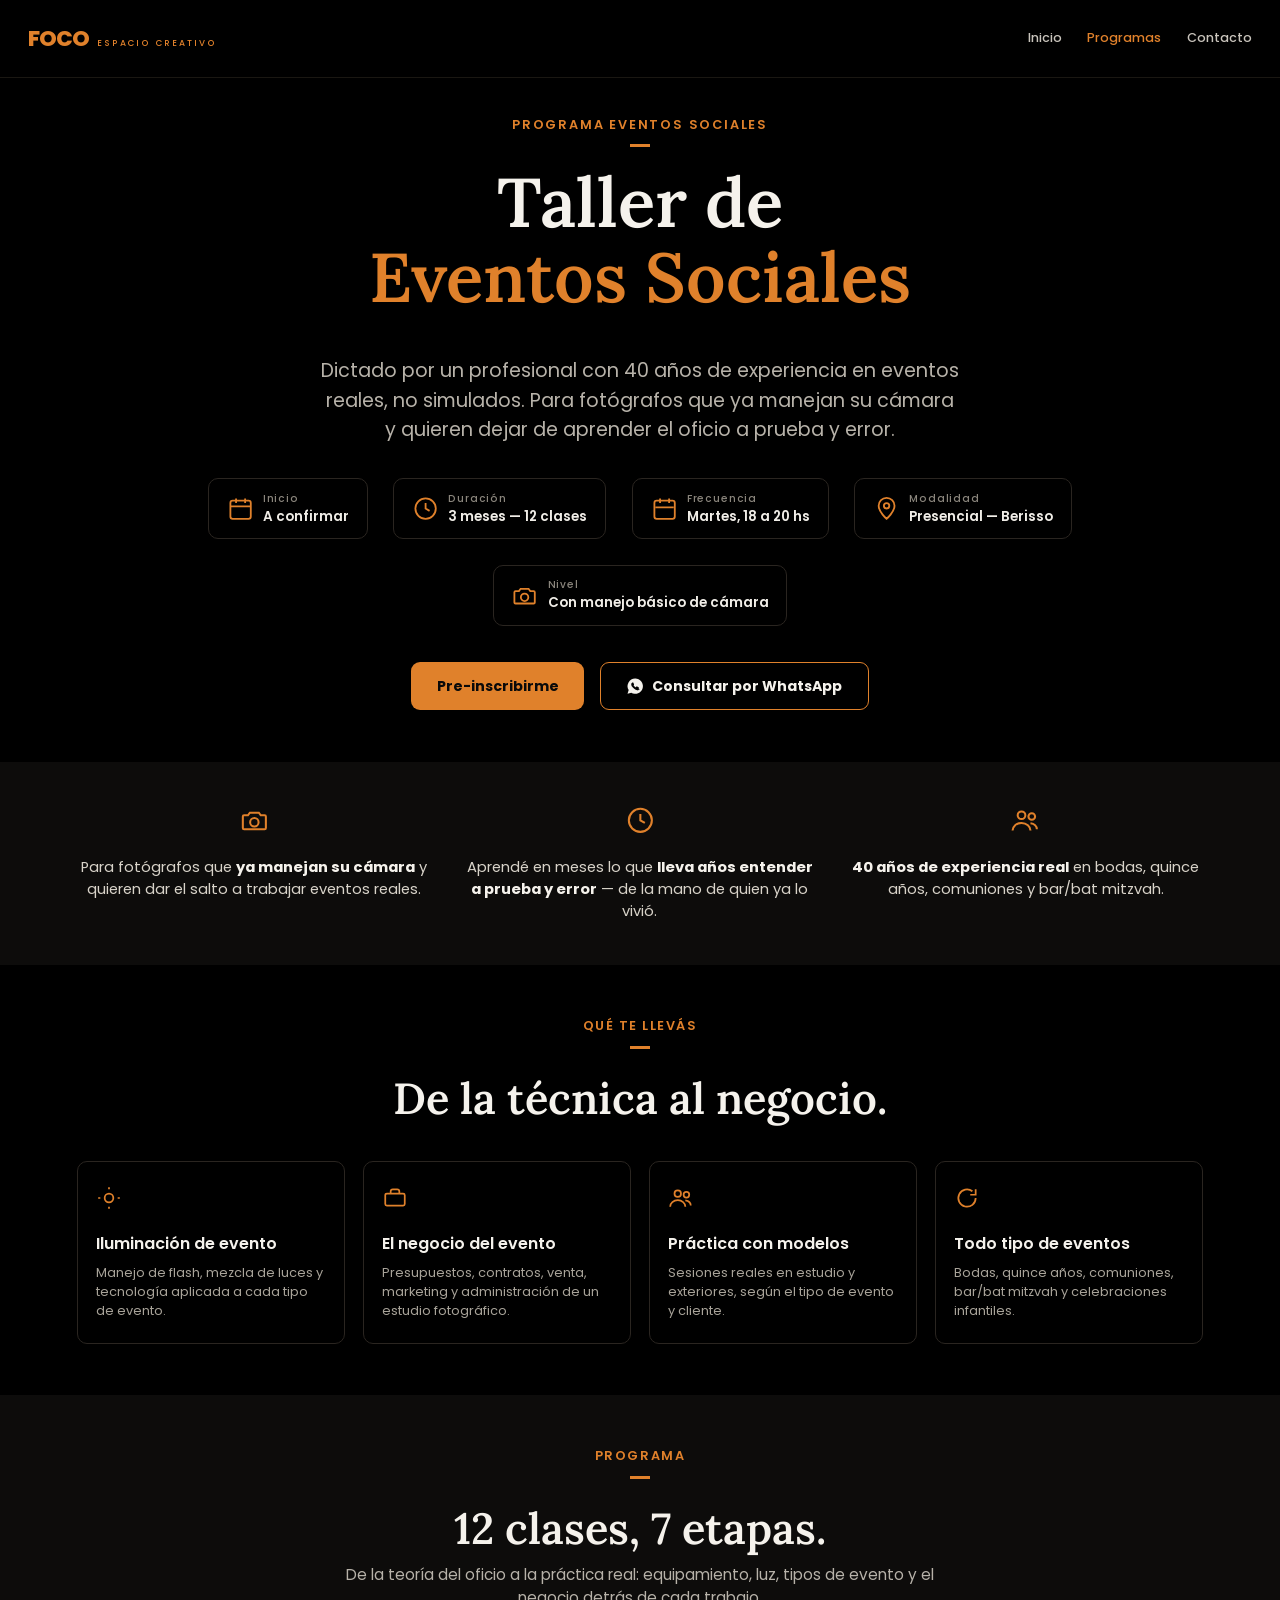
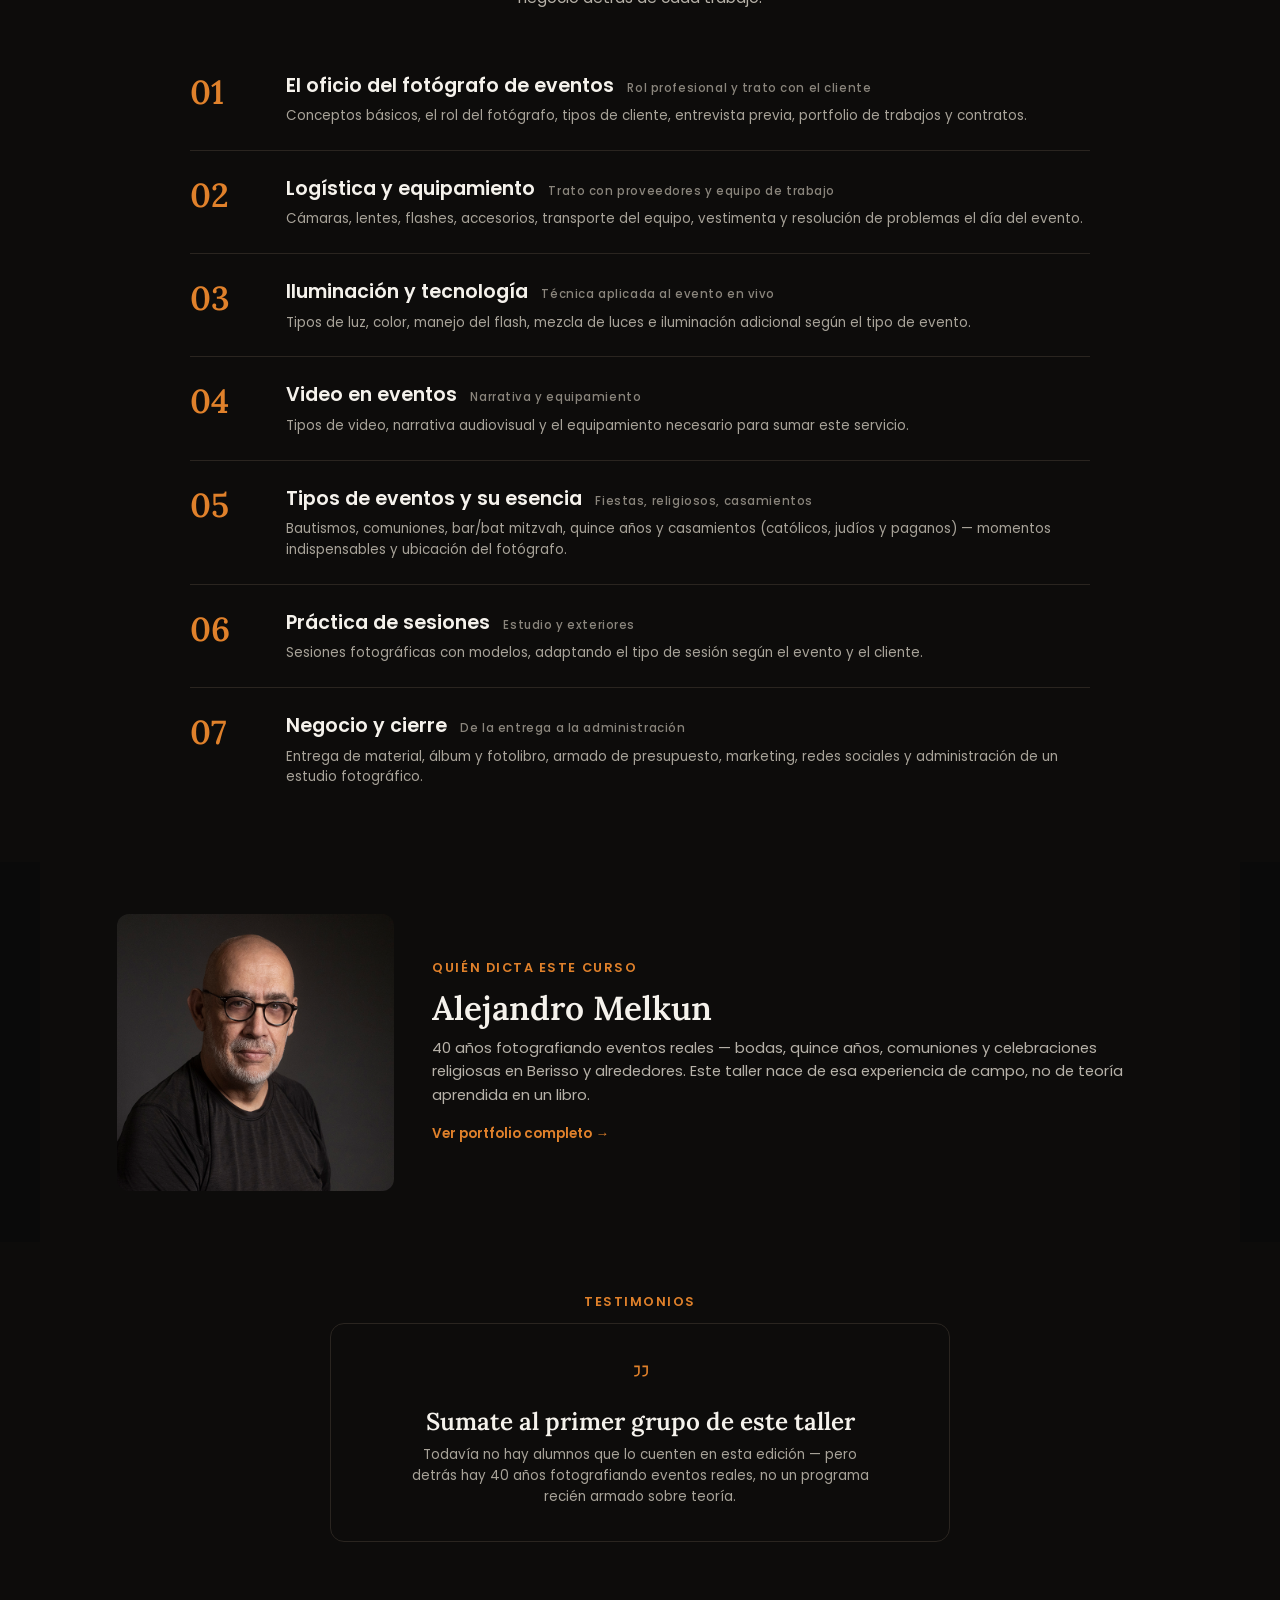
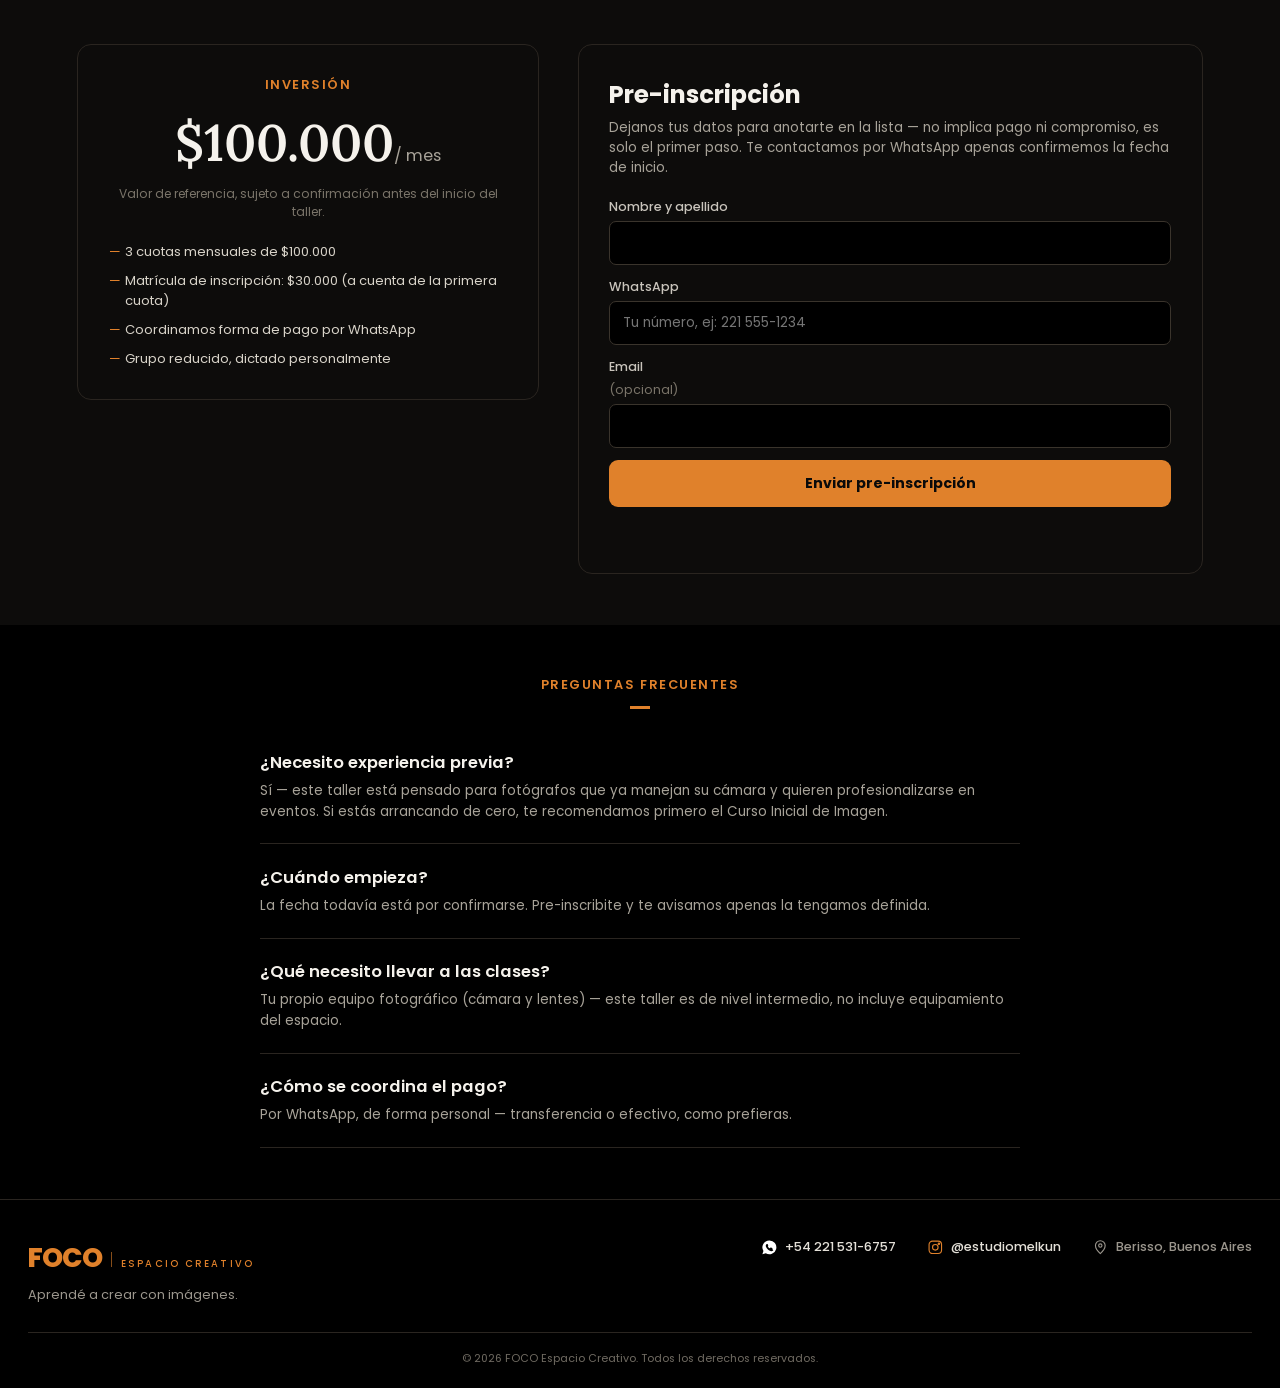
<file: web_foco/eventos_sociales.html>
<!doctype html>
<html lang="es">
<head>
<meta charset="utf-8">
<meta name="viewport" content="width=device-width, initial-scale=1">
<title>Taller de Eventos Sociales — FOCO Espacio Creativo</title>
<meta name="description" content="Taller de Eventos Sociales en FOCO — Espacio Creativo. Para fotógrafos con experiencia básica que quieren profesionalizarse en bodas, quince años y eventos. Berisso.">

<link rel="icon" type="image/png" sizes="32x32" href="assets/icons/favicon-32x32.png">
<link rel="apple-touch-icon" sizes="180x180" href="assets/icons/apple-touch-icon.png">
<link rel="icon" href="favicon.ico">

<link rel="preconnect" href="https://fonts.googleapis.com">
<link rel="preconnect" href="https://fonts.gstatic.com" crossorigin>
<link href="https://fonts.googleapis.com/css2?family=Poppins:ital,wght@0,300;0,400;0,500;0,600;0,700;0,800&family=Lora:ital,wght@0,500;0,600;0,700;1,500&display=swap" rel="stylesheet">
<link rel="stylesheet" href="style.css">
</head>
<body>

  <header class="site-nav">
    <a href="index.html" class="site-nav__logo">
      <span>FOCO</span> <span>ESPACIO CREATIVO</span>
    </a>
    <nav class="site-nav__links">
      <a href="index.html">Inicio</a>
      <a href="programas.html" class="is-active">Programas</a>
      <a href="https://wa.me/542215316757?text=Hola%2C%20quiero%20m%C3%A1s%20informaci%C3%B3n%20de%20los%20cursos" target="_blank" rel="noopener">Contacto</a>
    </nav>
  </header>

  <!-- HERO -->
  <section class="course-hero">
    <div class="course-hero__label">PROGRAMA EVENTOS SOCIALES</div>
    <div class="course-hero__rule"></div>
    <h1>Taller de<br><span>Eventos Sociales</span></h1>
    <p class="course-hero__lead">Dictado por un profesional con 40 años de experiencia en eventos reales, no simulados. Para fotógrafos que ya manejan su cámara y quieren dejar de aprender el oficio a prueba y error.</p>

    <div class="course-facts">
      <div class="course-fact">
        <svg viewBox="0 0 24 24" fill="none" stroke="currentColor" stroke-width="1.6"><rect x="3" y="5" width="18" height="16" rx="2"/><path d="M3 10h18M8 3v4M16 3v4"/></svg>
        <div><span class="course-fact__label">Inicio</span><span class="course-fact__value">A confirmar</span></div>
      </div>
      <div class="course-fact">
        <svg viewBox="0 0 24 24" fill="none" stroke="currentColor" stroke-width="1.6"><circle cx="12" cy="12" r="9"/><path d="M12 7v5l3.5 2"/></svg>
        <div><span class="course-fact__label">Duración</span><span class="course-fact__value">3 meses — 12 clases</span></div>
      </div>
      <div class="course-fact">
        <svg viewBox="0 0 24 24" fill="none" stroke="currentColor" stroke-width="1.6"><path d="M8 7V3M16 7V3M4 11h16M5 21h14a2 2 0 002-2V7a2 2 0 00-2-2H5a2 2 0 00-2 2v12a2 2 0 002 2z"/></svg>
        <div><span class="course-fact__label">Frecuencia</span><span class="course-fact__value">Martes, 18 a 20 hs</span></div>
      </div>
      <div class="course-fact">
        <svg viewBox="0 0 24 24" fill="none" stroke="currentColor" stroke-width="1.6"><path d="M12 21s7-6.1 7-11.5A7 7 0 105 9.5C5 14.9 12 21 12 21z"/><circle cx="12" cy="9.5" r="2.4"/></svg>
        <div><span class="course-fact__label">Modalidad</span><span class="course-fact__value">Presencial — Berisso</span></div>
      </div>
      <div class="course-fact">
        <svg viewBox="0 0 24 24" fill="none" stroke="currentColor" stroke-width="1.6"><path d="M4 8h3l1.5-2h7L17 8h3a1 1 0 011 1v9a1 1 0 01-1 1H4a1 1 0 01-1-1V9a1 1 0 011-1z"/><circle cx="12" cy="13.5" r="3.3"/></svg>
        <div><span class="course-fact__label">Nivel</span><span class="course-fact__value">Con manejo básico de cámara</span></div>
      </div>
    </div>

    <div class="course-hero__cta">
      <a href="#reserva" class="btn btn--solid">Pre-inscribirme</a>
      <a href="https://wa.me/542215316757?text=Hola%2C%20quiero%20m%C3%A1s%20informaci%C3%B3n%20del%20Taller%20de%20Eventos%20Sociales" target="_blank" rel="noopener" class="btn btn--outline">
        <svg viewBox="0 0 24 24" fill="currentColor"><path d="M12 2a10 10 0 00-8.5 15.2L2 22l4.9-1.5A10 10 0 1012 2zm5.8 14.2c-.2.6-1.3 1.2-1.8 1.3-.5.1-1 .2-3.3-.7-2.8-1.1-4.6-4-4.7-4.2-.1-.2-1.1-1.5-1.1-2.8 0-1.3.7-2 1-2.2.2-.3.5-.3.7-.3h.5c.2 0 .4 0 .6.4.2.5.7 1.8.8 1.9.1.2.1.3 0 .5-.1.2-.2.3-.3.5-.2.2-.3.3-.1.6.7 1.1 1.4 1.7 2.4 2.2.2.1.3.1.5-.1.2-.2.6-.7.8-.9.2-.2.3-.2.6-.1.2.1 1.5.7 1.8.9.2.1.4.2.4.4.1.2.1.7-.1 1.3z"/></svg>
        Consultar por WhatsApp
      </a>
    </div>
  </section>

  <!-- PARA QUIÉN ES -->
  <section class="course-audience">
    <div class="course-audience__inner">
      <div class="course-audience__item">
        <svg viewBox="0 0 24 24" fill="none" stroke="currentColor" stroke-width="1.6"><path d="M4 8h3l1.5-2h7L17 8h3a1 1 0 011 1v9a1 1 0 01-1 1H4a1 1 0 01-1-1V9a1 1 0 011-1z"/><circle cx="12" cy="13.5" r="3.3"/></svg>
        <p>Para fotógrafos que <b>ya manejan su cámara</b> y quieren dar el salto a trabajar eventos reales.</p>
      </div>
      <div class="course-audience__item">
        <svg viewBox="0 0 24 24" fill="none" stroke="currentColor" stroke-width="1.6"><circle cx="12" cy="12" r="9"/><path d="M12 7v5l3.5 2"/></svg>
        <p>Aprendé en meses lo que <b>lleva años entender a prueba y error</b> — de la mano de quien ya lo vivió.</p>
      </div>
      <div class="course-audience__item">
        <svg viewBox="0 0 24 24" fill="none" stroke="currentColor" stroke-width="1.6"><circle cx="9" cy="8" r="3"/><path d="M2 20c0-3.3 3.1-6 7-6s7 2.7 7 6"/><circle cx="17" cy="9" r="2.6"/><path d="M16 14.2c2.9.4 5 2.4 5 4.8"/></svg>
        <p><b>40 años de experiencia real</b> en bodas, quince años, comuniones y bar/bat mitzvah.</p>
      </div>
    </div>
  </section>

  <!-- QUÉ TE LLEVÁS -->
  <section class="course-includes">
    <div class="course-includes__head">
      <div class="section-label">QUÉ TE LLEVÁS</div>
      <div class="section-rule"></div>
      <h2>De la técnica al negocio.</h2>
    </div>
    <div class="course-includes__grid">
      <div class="include-card">
        <svg viewBox="0 0 24 24" fill="none" stroke="currentColor" stroke-width="1.6"><circle cx="12" cy="12" r="4"/><path d="M12 2v2M12 20v2M2 12h2M20 12h2"/></svg>
        <h3>Iluminación de evento</h3>
        <p>Manejo de flash, mezcla de luces y tecnología aplicada a cada tipo de evento.</p>
      </div>
      <div class="include-card">
        <svg viewBox="0 0 24 24" fill="none" stroke="currentColor" stroke-width="1.6"><rect x="3" y="8" width="18" height="11" rx="1.5"/><path d="M8 8V6a2 2 0 012-2h4a2 2 0 012 2v2"/></svg>
        <h3>El negocio del evento</h3>
        <p>Presupuestos, contratos, venta, marketing y administración de un estudio fotográfico.</p>
      </div>
      <div class="include-card">
        <svg viewBox="0 0 24 24" fill="none" stroke="currentColor" stroke-width="1.6"><circle cx="9" cy="8" r="3"/><path d="M2 20c0-3.3 3.1-6 7-6s7 2.7 7 6"/><circle cx="17" cy="9" r="2.6"/><path d="M16 14.2c2.9.4 5 2.4 5 4.8"/></svg>
        <h3>Práctica con modelos</h3>
        <p>Sesiones reales en estudio y exteriores, según el tipo de evento y cliente.</p>
      </div>
      <div class="include-card">
        <svg viewBox="0 0 24 24" fill="none" stroke="currentColor" stroke-width="1.6"><path d="M20 12a8 8 0 11-3-6.2"/><path d="M20 4v5h-5"/></svg>
        <h3>Todo tipo de eventos</h3>
        <p>Bodas, quince años, comuniones, bar/bat mitzvah y celebraciones infantiles.</p>
      </div>
    </div>
  </section>

  <!-- TEMARIO -->
  <section class="course-syllabus">
    <div class="course-syllabus__head">
      <div class="section-label">PROGRAMA</div>
      <div class="section-rule"></div>
      <h2>12 clases, 7 etapas.</h2>
      <p class="course-syllabus__lead">De la teoría del oficio a la práctica real: equipamiento, luz, tipos de evento y el negocio detrás de cada trabajo.</p>
    </div>
    <div class="syllabus-list">
      <div class="syllabus-item">
        <div class="syllabus-item__num">01</div>
        <div class="syllabus-item__body">
          <h3>El oficio del fotógrafo de eventos</h3>
          <span class="syllabus-item__range">Rol profesional y trato con el cliente</span>
          <p>Conceptos básicos, el rol del fotógrafo, tipos de cliente, entrevista previa, portfolio de trabajos y contratos.</p>
        </div>
      </div>
      <div class="syllabus-item">
        <div class="syllabus-item__num">02</div>
        <div class="syllabus-item__body">
          <h3>Logística y equipamiento</h3>
          <span class="syllabus-item__range">Trato con proveedores y equipo de trabajo</span>
          <p>Cámaras, lentes, flashes, accesorios, transporte del equipo, vestimenta y resolución de problemas el día del evento.</p>
        </div>
      </div>
      <div class="syllabus-item">
        <div class="syllabus-item__num">03</div>
        <div class="syllabus-item__body">
          <h3>Iluminación y tecnología</h3>
          <span class="syllabus-item__range">Técnica aplicada al evento en vivo</span>
          <p>Tipos de luz, color, manejo del flash, mezcla de luces e iluminación adicional según el tipo de evento.</p>
        </div>
      </div>
      <div class="syllabus-item">
        <div class="syllabus-item__num">04</div>
        <div class="syllabus-item__body">
          <h3>Video en eventos</h3>
          <span class="syllabus-item__range">Narrativa y equipamiento</span>
          <p>Tipos de video, narrativa audiovisual y el equipamiento necesario para sumar este servicio.</p>
        </div>
      </div>
      <div class="syllabus-item">
        <div class="syllabus-item__num">05</div>
        <div class="syllabus-item__body">
          <h3>Tipos de eventos y su esencia</h3>
          <span class="syllabus-item__range">Fiestas, religiosos, casamientos</span>
          <p>Bautismos, comuniones, bar/bat mitzvah, quince años y casamientos (católicos, judíos y paganos) — momentos indispensables y ubicación del fotógrafo.</p>
        </div>
      </div>
      <div class="syllabus-item">
        <div class="syllabus-item__num">06</div>
        <div class="syllabus-item__body">
          <h3>Práctica de sesiones</h3>
          <span class="syllabus-item__range">Estudio y exteriores</span>
          <p>Sesiones fotográficas con modelos, adaptando el tipo de sesión según el evento y el cliente.</p>
        </div>
      </div>
      <div class="syllabus-item">
        <div class="syllabus-item__num">07</div>
        <div class="syllabus-item__body">
          <h3>Negocio y cierre</h3>
          <span class="syllabus-item__range">De la entrega a la administración</span>
          <p>Entrega de material, álbum y fotolibro, armado de presupuesto, marketing, redes sociales y administración de un estudio fotográfico.</p>
        </div>
      </div>
    </div>
  </section>

  <!-- QUIÉN DICTA ESTE CURSO -->
  <section class="instructor">
    <img src="assets/images/alejandro.jpg" alt="Alejandro Melkun" class="instructor__photo">
    <div>
      <div class="instructor__label">QUIÉN DICTA ESTE CURSO</div>
      <h2>Alejandro Melkun</h2>
      <p>40 años fotografiando eventos reales — bodas, quince años, comuniones y celebraciones religiosas en Berisso y alrededores. Este taller nace de esa experiencia de campo, no de teoría aprendida en un libro.</p>
      <a href="https://www.melkun.com" target="_blank" rel="noopener">Ver portfolio completo →</a>
    </div>
  </section>

  <!-- TESTIMONIOS -->
  <section class="course-testimonials">
    <div class="course-testimonials__label">TESTIMONIOS</div>
    <div class="course-testimonials__card">
      <svg viewBox="0 0 24 24" fill="none" stroke="currentColor" stroke-width="1.4"><path d="M7 8h4v5a3 3 0 01-3 3H7"/><path d="M14 8h4v5a3 3 0 01-3 3h-1"/></svg>
      <h3>Sumate al primer grupo de este taller</h3>
      <p>Todavía no hay alumnos que lo cuenten en esta edición — pero detrás hay 40 años fotografiando eventos reales, no un programa recién armado sobre teoría.</p>
    </div>
  </section>

  <!-- PRECIO + RESERVA -->
  <section class="course-price" id="reserva">
    <div class="course-price__card">
      <div class="section-label">INVERSIÓN</div>
      <div class="course-price__amount">$100.000<span>/ mes</span></div>
      <p class="course-price__note">Valor de referencia, sujeto a confirmación antes del inicio del taller.</p>
      <ul class="course-price__list">
        <li>3 cuotas mensuales de $100.000</li>
        <li>Matrícula de inscripción: $30.000 (a cuenta de la primera cuota)</li>
        <li>Coordinamos forma de pago por WhatsApp</li>
        <li>Grupo reducido, dictado personalmente</li>
      </ul>
    </div>

    <div class="course-form">
      <h2>Pre-inscripción</h2>
      <p class="course-form__lead">Dejanos tus datos para anotarte en la lista — no implica pago ni compromiso, es solo el primer paso. Te contactamos por WhatsApp apenas confirmemos la fecha de inicio.</p>
       <form id="reserva-form" data-course="eventos-sociales">
        <input type="hidden" name="access_key" value="5aadccd9-5d50-431e-aa41-5fe6697247a1">
        <input type="hidden" name="subject" value="Nueva pre-inscripción — Taller Eventos Sociales FOCO">
        <label>
          Nombre y apellido
          <input type="text" name="nombre" required>
        </label>
        <label>
          WhatsApp
          <input type="tel" name="whatsapp" placeholder="Tu número, ej: 221 555-1234" required>
        </label>
        <label>
          Email <span class="opt">(opcional)</span>
          <input type="email" name="email">
        </label>
        <button type="submit" class="btn btn--solid btn--full">Enviar pre-inscripción</button>
        <p id="reserva-status" class="course-form__status"></p>
      </form>
    </div>
  </section>

  <!-- FAQ -->
  <section class="course-faq">
    <div class="section-label">PREGUNTAS FRECUENTES</div>
    <div class="section-rule"></div>
    <div class="faq-item">
      <h3>¿Necesito experiencia previa?</h3>
      <p>Sí — este taller está pensado para fotógrafos que ya manejan su cámara y quieren profesionalizarse en eventos. Si estás arrancando de cero, te recomendamos primero el Curso Inicial de Imagen.</p>
    </div>
    <div class="faq-item">
      <h3>¿Cuándo empieza?</h3>
      <p>La fecha todavía está por confirmarse. Pre-inscribite y te avisamos apenas la tengamos definida.</p>
    </div>
    <div class="faq-item">
      <h3>¿Qué necesito llevar a las clases?</h3>
      <p>Tu propio equipo fotográfico (cámara y lentes) — este taller es de nivel intermedio, no incluye equipamiento del espacio.</p>
    </div>
    <div class="faq-item">
      <h3>¿Cómo se coordina el pago?</h3>
      <p>Por WhatsApp, de forma personal — transferencia o efectivo, como prefieras.</p>
    </div>
  </section>

  <footer class="site-footer">
    <div class="site-footer__top">
      <div class="site-footer__brand">
        <div class="site-footer__logo">
          <span class="site-footer__logo-foco">FOCO</span>
          <span class="site-footer__logo-sep"></span>
          <span class="site-footer__logo-sub">ESPACIO CREATIVO</span>
        </div>
        <p class="site-footer__tagline">Aprendé a crear con imágenes.</p>
      </div>
      <div class="site-footer__contact">
        <a href="https://wa.me/542215316757?text=Hola%2C%20quiero%20m%C3%A1s%20informaci%C3%B3n%20de%20los%20cursos" target="_blank" rel="noopener" class="site-footer__link">
          <svg viewBox="0 0 24 24" fill="white"><path d="M12 2a10 10 0 00-8.5 15.2L2 22l4.9-1.5A10 10 0 1012 2zm5.8 14.2c-.2.6-1.3 1.2-1.8 1.3-.5.1-1 .2-3.3-.7-2.8-1.1-4.6-4-4.7-4.2-.1-.2-1.1-1.5-1.1-2.8 0-1.3.7-2 1-2.2.2-.3.5-.3.7-.3h.5c.2 0 .4 0 .6.4.2.5.7 1.8.8 1.9.1.2.1.3 0 .5-.1.2-.2.3-.3.5-.2.2-.3.3-.1.6.7 1.1 1.4 1.7 2.4 2.2.2.1.3.1.5-.1.2-.2.6-.7.8-.9.2-.2.3-.2.6-.1.2.1 1.5.7 1.8.9.2.1.4.2.4.4.1.2.1.7-.1 1.3z"/></svg>
          +54 221 531-6757
        </a>
        <a href="https://instagram.com/estudiomelkun" target="_blank" rel="noopener" class="site-footer__link">
          <svg viewBox="0 0 24 24" fill="none" stroke="currentColor" stroke-width="1.6"><rect x="3" y="3" width="18" height="18" rx="5"/><circle cx="12" cy="12" r="4"/><circle cx="17.2" cy="6.8" r="1"/></svg>
          @estudiomelkun
        </a>
        <div class="site-footer__link site-footer__link--static">
          <svg viewBox="0 0 24 24" fill="none" stroke="currentColor" stroke-width="1.6"><path d="M12 21s7-6.1 7-11.5A7 7 0 105 9.5C5 14.9 12 21 12 21z"/><circle cx="12" cy="9.5" r="2.4"/></svg>
          Berisso, Buenos Aires
        </div>
      </div>
    </div>
    <div class="site-footer__rule"></div>
    <div class="site-footer__bottom">
      <p>© 2026 FOCO Espacio Creativo. Todos los derechos reservados.</p>
    </div>
  </footer>

  <script src="script.js"></script>
</body>
</html>
</file>
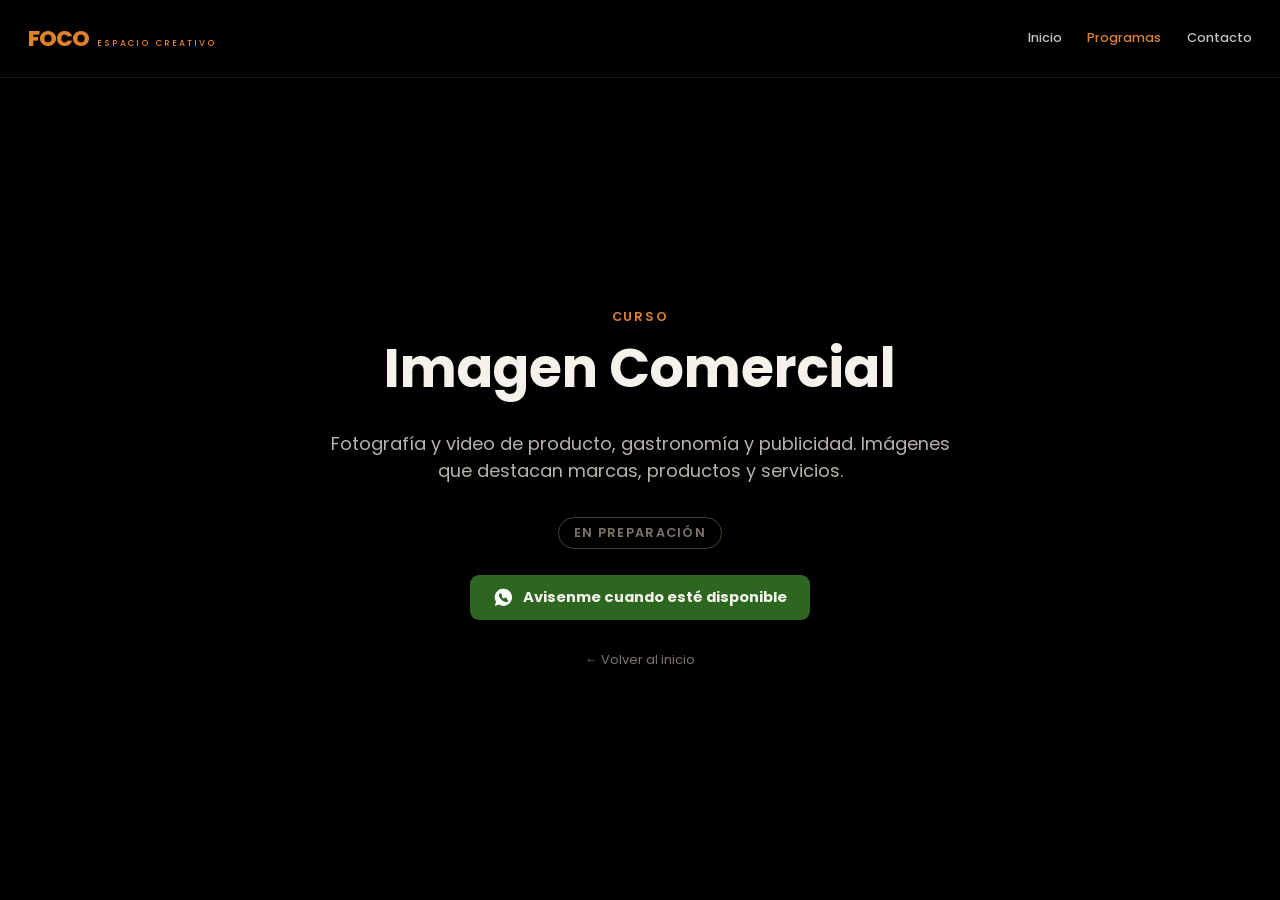
<file: web_foco/imagen_comercial.html>
<!doctype html>
<html lang="es">
<head>
<meta charset="utf-8">
<meta name="viewport" content="width=device-width, initial-scale=1">
<title>Imagen Comercial — FOCO Espacio Creativo</title>
<meta name="description" content="Curso de fotografía y video comercial en FOCO — Espacio Creativo. Próximamente en Berisso.">
<link rel="icon" type="image/png" sizes="32x32" href="assets/icons/favicon-32x32.png">
<link rel="apple-touch-icon" sizes="180x180" href="assets/icons/apple-touch-icon.png">
<link rel="icon" href="favicon.ico">
<link rel="preconnect" href="https://fonts.googleapis.com">
<link rel="preconnect" href="https://fonts.gstatic.com" crossorigin>
<link href="https://fonts.googleapis.com/css2?family=Poppins:ital,wght@0,300;0,400;0,500;0,600;0,700;0,800&display=swap" rel="stylesheet">
<link rel="stylesheet" href="style.css">
</head>
<body class="placeholder-page">
  <header class="site-nav">
    <a href="index.html" class="site-nav__logo">
      <span>FOCO</span> <span>ESPACIO CREATIVO</span>
    </a>
    <nav class="site-nav__links">
      <a href="index.html">Inicio</a>
      <a href="programas.html" class="is-active">Programas</a>
      <a href="https://wa.me/542215316757?text=Hola%2C%20quiero%20m%C3%A1s%20informaci%C3%B3n%20de%20los%20cursos" target="_blank" rel="noopener">Contacto</a>
    </nav>
  </header>
  <main class="placeholder-page__main">
    <div class="placeholder-page__inner">
      <div class="placeholder-page__tag">CURSO</div>
      <h1>Imagen Comercial</h1>
      <p class="desc">Fotografía y video de producto, gastronomía y publicidad. Imágenes que destacan marcas, productos y servicios.</p>
      <div class="placeholder-page__status">EN PREPARACIÓN</div>
      <br>
      <a href="https://wa.me/542215316757?text=Hola%2C%20quiero%20que%20me%20avisen%20cuando%20est%C3%A9%20disponible%20el%20curso%20de%20Imagen%20Comercial" target="_blank" rel="noopener" class="placeholder-page__cta">
        <svg viewBox="0 0 24 24" fill="white"><path d="M12 2a10 10 0 00-8.5 15.2L2 22l4.9-1.5A10 10 0 1012 2zm5.8 14.2c-.2.6-1.3 1.2-1.8 1.3-.5.1-1 .2-3.3-.7-2.8-1.1-4.6-4-4.7-4.2-.1-.2-1.1-1.5-1.1-2.8 0-1.3.7-2 1-2.2.2-.3.5-.3.7-.3h.5c.2 0 .4 0 .6.4.2.5.7 1.8.8 1.9.1.2.1.3 0 .5-.1.2-.2.3-.3.5-.2.2-.3.3-.1.6.7 1.1 1.4 1.7 2.4 2.2.2.1.3.1.5-.1.2-.2.6-.7.8-.9.2-.2.3-.2.6-.1.2.1 1.5.7 1.8.9.2.1.4.2.4.4.1.2.1.7-.1 1.3z"/></svg>
        Avisenme cuando esté disponible
      </a>
      <a href="index.html" class="placeholder-page__back">← Volver al inicio</a>
    </div>
  </main>
</body>
</html>
</file>
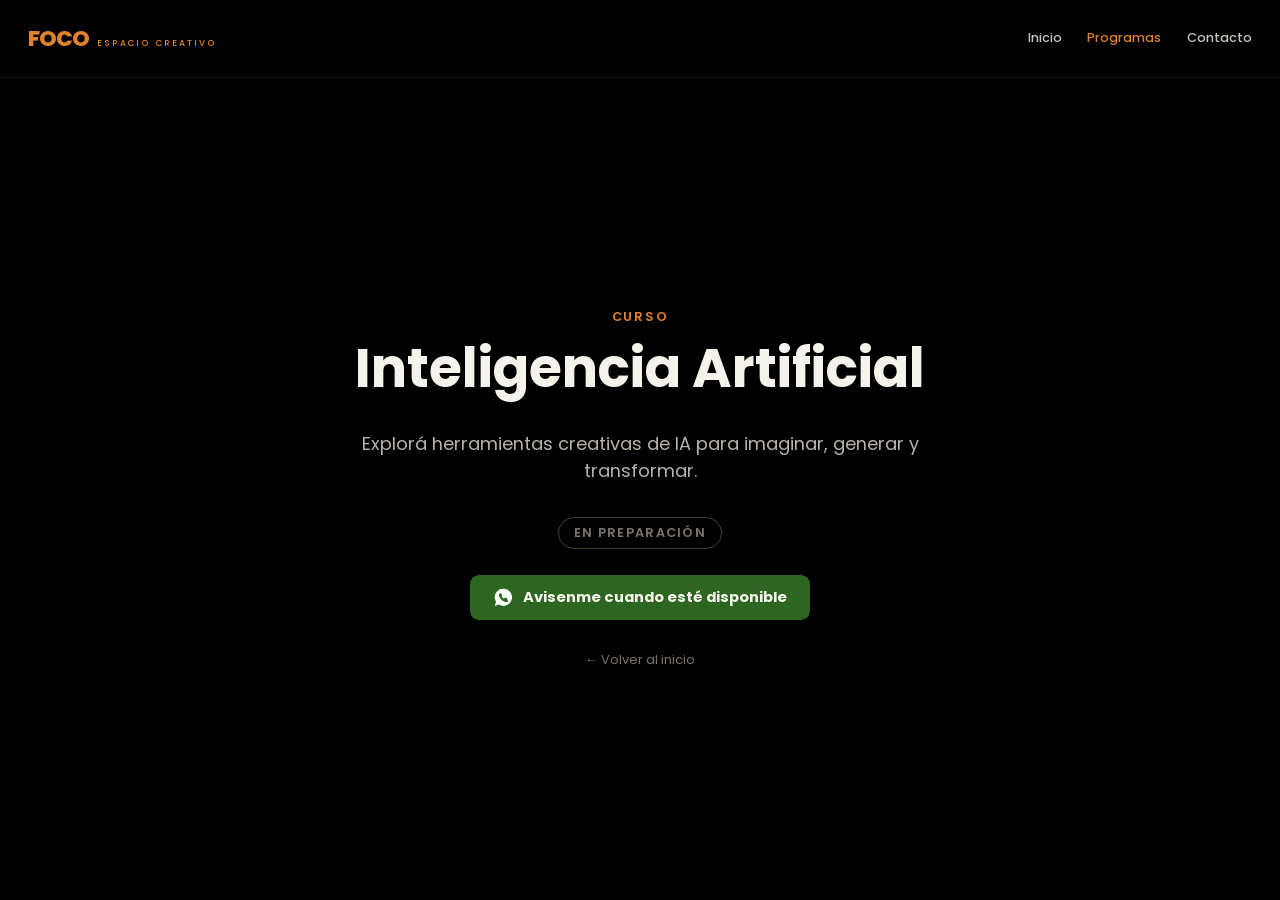
<file: web_foco/inteligencia_artificial.html>
<!doctype html>
<html lang="es">
<head>
<meta charset="utf-8">
<meta name="viewport" content="width=device-width, initial-scale=1">
<title>Inteligencia Artificial — FOCO Espacio Creativo</title>
<meta name="description" content="Curso de inteligencia artificial aplicada a la imagen en FOCO — Espacio Creativo. Próximamente en Berisso.">
<link rel="icon" type="image/png" sizes="32x32" href="assets/icons/favicon-32x32.png">
<link rel="apple-touch-icon" sizes="180x180" href="assets/icons/apple-touch-icon.png">
<link rel="icon" href="favicon.ico">
<link rel="preconnect" href="https://fonts.googleapis.com">
<link rel="preconnect" href="https://fonts.gstatic.com" crossorigin>
<link href="https://fonts.googleapis.com/css2?family=Poppins:ital,wght@0,300;0,400;0,500;0,600;0,700;0,800&display=swap" rel="stylesheet">
<link rel="stylesheet" href="style.css">
</head>
<body class="placeholder-page">
  <header class="site-nav">
    <a href="index.html" class="site-nav__logo">
      <span>FOCO</span> <span>ESPACIO CREATIVO</span>
    </a>
    <nav class="site-nav__links">
      <a href="index.html">Inicio</a>
      <a href="programas.html" class="is-active">Programas</a>
      <a href="https://wa.me/542215316757?text=Hola%2C%20quiero%20m%C3%A1s%20informaci%C3%B3n%20de%20los%20cursos" target="_blank" rel="noopener">Contacto</a>
    </nav>
  </header>
  <main class="placeholder-page__main">
    <div class="placeholder-page__inner">
      <div class="placeholder-page__tag">CURSO</div>
      <h1>Inteligencia Artificial</h1>
      <p class="desc">Explorá herramientas creativas de IA para imaginar, generar y transformar.</p>
      <div class="placeholder-page__status">EN PREPARACIÓN</div>
      <br>
      <a href="https://wa.me/542215316757?text=Hola%2C%20quiero%20que%20me%20avisen%20cuando%20est%C3%A9%20disponible%20el%20curso%20de%20Inteligencia%20Artificial" target="_blank" rel="noopener" class="placeholder-page__cta">
        <svg viewBox="0 0 24 24" fill="white"><path d="M12 2a10 10 0 00-8.5 15.2L2 22l4.9-1.5A10 10 0 1012 2zm5.8 14.2c-.2.6-1.3 1.2-1.8 1.3-.5.1-1 .2-3.3-.7-2.8-1.1-4.6-4-4.7-4.2-.1-.2-1.1-1.5-1.1-2.8 0-1.3.7-2 1-2.2.2-.3.5-.3.7-.3h.5c.2 0 .4 0 .6.4.2.5.7 1.8.8 1.9.1.2.1.3 0 .5-.1.2-.2.3-.3.5-.2.2-.3.3-.1.6.7 1.1 1.4 1.7 2.4 2.2.2.1.3.1.5-.1.2-.2.6-.7.8-.9.2-.2.3-.2.6-.1.2.1 1.5.7 1.8.9.2.1.4.2.4.4.1.2.1.7-.1 1.3z"/></svg>
        Avisenme cuando esté disponible
      </a>
      <a href="index.html" class="placeholder-page__back">← Volver al inicio</a>
    </div>
  </main>
</body>
</html>
</file>
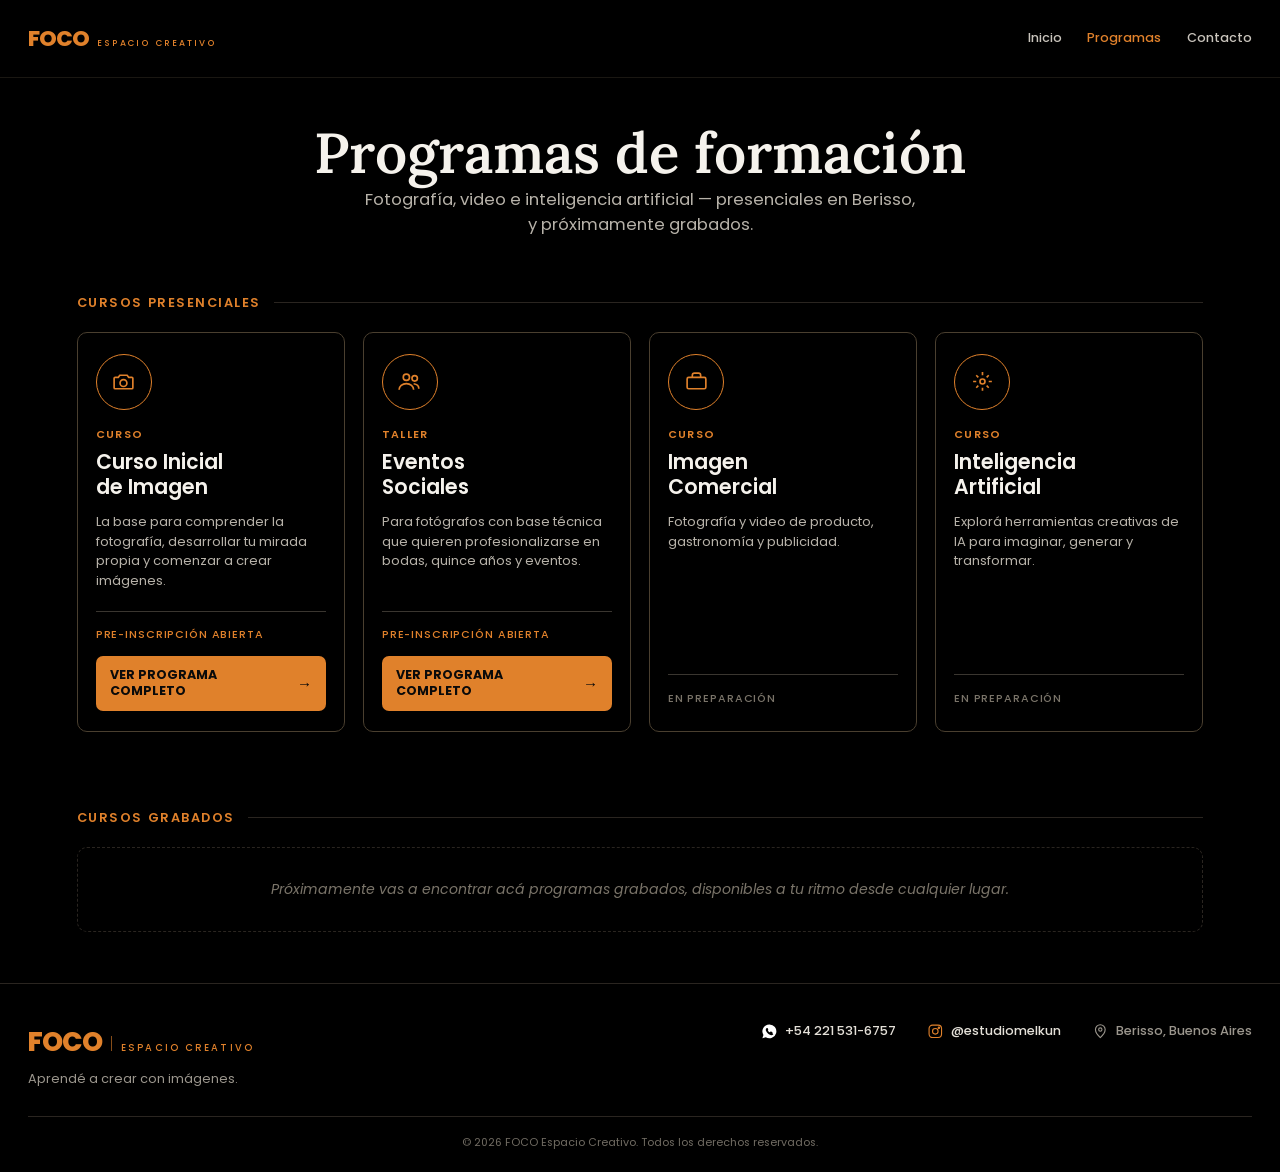
<file: web_foco/programas.html>
<!doctype html>
<html lang="es">
<head>
<meta charset="utf-8">
<meta name="viewport" content="width=device-width, initial-scale=1">
<title>Programas — FOCO Espacio Creativo</title>
<meta name="description" content="Todos los programas de formación de FOCO — Espacio Creativo: fotografía, video e inteligencia artificial. Berisso.">

<link rel="icon" type="image/png" sizes="32x32" href="assets/icons/favicon-32x32.png">
<link rel="apple-touch-icon" sizes="180x180" href="assets/icons/apple-touch-icon.png">
<link rel="icon" href="favicon.ico">

<link rel="preconnect" href="https://fonts.googleapis.com">
<link rel="preconnect" href="https://fonts.gstatic.com" crossorigin>
<link href="https://fonts.googleapis.com/css2?family=Poppins:ital,wght@0,300;0,400;0,500;0,600;0,700;0,800&family=Lora:ital,wght@0,500;0,600;0,700;1,500&display=swap" rel="stylesheet">
<link rel="stylesheet" href="style.css">
</head>
<body style="background:#000;">

  <header class="site-nav">
    <a href="index.html" class="site-nav__logo">
      <span>FOCO</span> <span>ESPACIO CREATIVO</span>
    </a>
    <nav class="site-nav__links">
      <a href="index.html">Inicio</a>
      <a href="programas.html" class="is-active">Programas</a>
      <a href="https://wa.me/542215316757?text=Hola%2C%20quiero%20m%C3%A1s%20informaci%C3%B3n%20de%20los%20cursos" target="_blank" rel="noopener">Contacto</a>
    </nav>
  </header>

  <section class="catalog-hero">
    <h1>Programas de formación</h1>
    <p>Fotografía, video e inteligencia artificial — presenciales en Berisso, y próximamente grabados.</p>
  </section>

  <section class="catalog-group">
    <div class="catalog-group__label">CURSOS PRESENCIALES</div>
    <div class="catalog-grid">
      <a href="curso_inicial.html" class="card card--active">
        <div class="card__icon">
          <svg viewBox="0 0 24 24" fill="none" stroke="currentColor" stroke-width="1.6"><path d="M4 8h3l1.5-2h7L17 8h3a1 1 0 011 1v9a1 1 0 01-1 1H4a1 1 0 01-1-1V9a1 1 0 011-1z"/><circle cx="12" cy="13.5" r="3.3"/></svg>
        </div>
        <div class="card__tag">CURSO</div>
        <h3>Curso Inicial<br>de Imagen</h3>
        <p class="card__desc">La base para comprender la fotografía, desarrollar tu mirada propia y comenzar a crear imágenes.</p>
        <div class="card__divider"></div>
        <div class="card__status card__status--active">PRE-INSCRIPCIÓN ABIERTA</div>
        <div class="card__cta">VER PROGRAMA<br>COMPLETO <span class="arrow">→</span></div>
      </a>

      <a href="eventos_sociales.html" class="card card--active">
        <div class="card__icon">
          <svg viewBox="0 0 24 24" fill="none" stroke="currentColor" stroke-width="1.6"><circle cx="9" cy="8" r="3"/><path d="M2 20c0-3.3 3.1-6 7-6s7 2.7 7 6"/><circle cx="17" cy="9" r="2.6"/><path d="M16 14.2c2.9.4 5 2.4 5 4.8"/></svg>
        </div>
        <div class="card__tag">TALLER</div>
        <h3>Eventos<br>Sociales</h3>
        <p class="card__desc">Para fotógrafos con base técnica que quieren profesionalizarse en bodas, quince años y eventos.</p>
        <div class="card__divider"></div>
        <div class="card__status card__status--active">PRE-INSCRIPCIÓN ABIERTA</div>
        <div class="card__cta">VER PROGRAMA<br>COMPLETO <span class="arrow">→</span></div>
      </a>

      <a href="imagen_comercial.html" class="card">
        <div class="card__icon">
          <svg viewBox="0 0 24 24" fill="none" stroke="currentColor" stroke-width="1.6"><rect x="3" y="8" width="18" height="11" rx="1.5"/><path d="M8 8V6a2 2 0 012-2h4a2 2 0 012 2v2"/></svg>
        </div>
        <div class="card__tag">CURSO</div>
        <h3>Imagen<br>Comercial</h3>
        <p class="card__desc">Fotografía y video de producto, gastronomía y publicidad.</p>
        <div class="card__divider"></div>
        <div class="card__status">EN PREPARACIÓN</div>
      </a>

      <a href="inteligencia_artificial.html" class="card">
        <div class="card__icon">
          <svg viewBox="0 0 24 24" fill="none" stroke="currentColor" stroke-width="1.6"><circle cx="12" cy="12" r="2.4"/><path d="M12 3v3M12 18v3M3 12h3M18 12h3M6 6l2 2M16 16l2 2M6 18l2-2M16 8l2-2"/></svg>
        </div>
        <div class="card__tag">CURSO</div>
        <h3>Inteligencia<br>Artificial</h3>
        <p class="card__desc">Explorá herramientas creativas de IA para imaginar, generar y transformar.</p>
        <div class="card__divider"></div>
        <div class="card__status">EN PREPARACIÓN</div>
      </a>
    </div>
  </section>

  <section class="catalog-group">
    <div class="catalog-group__label">CURSOS GRABADOS</div>
    <div class="catalog-empty">
      <p>Próximamente vas a encontrar acá programas grabados, disponibles a tu ritmo desde cualquier lugar.</p>
    </div>
  </section>

  <footer class="site-footer">
    <div class="site-footer__top">
      <div class="site-footer__brand">
        <div class="site-footer__logo">
          <span class="site-footer__logo-foco">FOCO</span>
          <span class="site-footer__logo-sep"></span>
          <span class="site-footer__logo-sub">ESPACIO CREATIVO</span>
        </div>
        <p class="site-footer__tagline">Aprendé a crear con imágenes.</p>
      </div>
      <div class="site-footer__contact">
        <a href="https://wa.me/542215316757?text=Hola%2C%20quiero%20m%C3%A1s%20informaci%C3%B3n%20de%20los%20cursos" target="_blank" rel="noopener" class="site-footer__link">
          <svg viewBox="0 0 24 24" fill="white"><path d="M12 2a10 10 0 00-8.5 15.2L2 22l4.9-1.5A10 10 0 1012 2zm5.8 14.2c-.2.6-1.3 1.2-1.8 1.3-.5.1-1 .2-3.3-.7-2.8-1.1-4.6-4-4.7-4.2-.1-.2-1.1-1.5-1.1-2.8 0-1.3.7-2 1-2.2.2-.3.5-.3.7-.3h.5c.2 0 .4 0 .6.4.2.5.7 1.8.8 1.9.1.2.1.3 0 .5-.1.2-.2.3-.3.5-.2.2-.3.3-.1.6.7 1.1 1.4 1.7 2.4 2.2.2.1.3.1.5-.1.2-.2.6-.7.8-.9.2-.2.3-.2.6-.1.2.1 1.5.7 1.8.9.2.1.4.2.4.4.1.2.1.7-.1 1.3z"/></svg>
          +54 221 531-6757
        </a>
        <a href="https://instagram.com/estudiomelkun" target="_blank" rel="noopener" class="site-footer__link">
          <svg viewBox="0 0 24 24" fill="none" stroke="currentColor" stroke-width="1.6"><rect x="3" y="3" width="18" height="18" rx="5"/><circle cx="12" cy="12" r="4"/><circle cx="17.2" cy="6.8" r="1"/></svg>
          @estudiomelkun
        </a>
        <div class="site-footer__link site-footer__link--static">
          <svg viewBox="0 0 24 24" fill="none" stroke="currentColor" stroke-width="1.6"><path d="M12 21s7-6.1 7-11.5A7 7 0 105 9.5C5 14.9 12 21 12 21z"/><circle cx="12" cy="9.5" r="2.4"/></svg>
          Berisso, Buenos Aires
        </div>
      </div>
    </div>
    <div class="site-footer__rule"></div>
    <div class="site-footer__bottom">
      <p>© 2026 FOCO Espacio Creativo. Todos los derechos reservados.</p>
    </div>
  </footer>

  <script src="script.js"></script>
</body>
</html>
</file>
<file: web_foco/style.css>
:root{
  --orange:#C48543;
  --cream:#F3EFE7;
  --dark:#0a0a0a;
  --body:#cfc9c0;
}

*{ box-sizing:border-box; margin:0; padding:0; }

body{
  font-family:'Poppins', sans-serif;
  background:var(--dark);
}

/* ---------- HERO ---------- */

.hero{
  position:relative;
  width:100%;
  aspect-ratio: 1920 / 1080;
  display:flex;
  background:var(--dark);
}

.hero__text{
  position:relative;
  z-index:2;
  width:42%;
  flex-shrink:0;
  padding: 6.2vw 3vw 0 3.6vw;
  display:flex;
  flex-direction:column;
}

.hero__photo{
  position:relative;
  flex:1;
  background-image:url('assets/images/hero.jpg');
  background-size:cover;
  background-position: 62% 22%;
}

.hero__photo::after{
  content:'';
  position:absolute;
  left:0; right:0; bottom:0;
  height:22%;
  background:linear-gradient(to bottom, rgba(10,10,10,0) 0%, rgba(10,10,10,0.9) 100%);
}

.hero__seam{
  position:absolute;
  top:0; bottom:0;
  left:42%;
  width:13vw;
  background:linear-gradient(to right,
    rgba(10,10,10,1) 0%,
    rgba(10,10,10,0.75) 30%,
    rgba(10,10,10,0.4) 55%,
    rgba(10,10,10,0.12) 75%,
    rgba(10,10,10,0) 100%);
  z-index:2;
}

.logo-foco{
  font-weight:800;
  font-size:clamp(40px, 8.4vw, 129px);
  line-height:0.85;
  color:var(--orange);
  letter-spacing:-2px;
}

.logo-sub{
  font-weight:500;
  font-size:clamp(10px, 1.45vw, 22px);
  letter-spacing:0.32em;
  color:var(--orange);
  margin-top:0.5em;
}

.divider{
  width:3.9vw;
  max-width:60px;
  height:3px;
  background:var(--orange);
  margin:1.8vw 0;
}

h1{
  font-weight:300;
  font-size:clamp(24px, 3.8vw, 58px);
  line-height:1.02;
  color:var(--cream);
  margin-bottom:1.8vw;
}
h1 b{ font-weight:700; }

p.lead{
  font-weight:400;
  font-size:clamp(13px, 1.78vw, 27px);
  line-height:1.4;
  color:var(--body);
  max-width:30ch;
  margin-bottom:2.2vw;
}
p.lead b{ color:var(--orange); font-weight:600; }

.cta{
  display:inline-flex;
  align-items:center;
  gap:0.9vw;
  width:fit-content;
  border:1.5px solid var(--orange);
  border-radius:8px;
  padding:1.15vw 1.9vw;
  font-weight:600;
  font-size:clamp(11px, 1.25vw, 19px);
  letter-spacing:0.02em;
  color:var(--cream);
  text-decoration:none;
  background:rgba(0,0,0,0.15);
  transition: background 0.2s ease;
}
.cta:hover{ background:rgba(196,133,67,0.15); }

.cta .wa-icon{
  width:2.1vw; height:2.1vw;
  min-width:22px; min-height:22px;
  border-radius:50%;
  background:#25D366;
  display:flex; align-items:center; justify-content:center;
  flex-shrink:0;
}
.cta .wa-icon svg{ width:60%; height:60%; }
.cta .arrow{ color:var(--orange); font-size:1.2em; }

/* ---------- QUOTE / ABOUT STRIP ---------- */

.quote{
  position:relative;
  background:#0d0d0e;
  padding:5.2vw 4vw;
  text-align:center;
  overflow:hidden;
}

.quote__corner{
  position:absolute;
  right:0; bottom:0;
  width:min(420px, 34vw);
  height:100%;
  background-image:url('assets/images/quote-corner.jpg');
  background-size:cover;
  background-position:left center;
  opacity:0.9;
}

.quote__corner::before{
  content:'';
  position:absolute; inset:0;
  background:linear-gradient(to bottom, rgba(13,13,14,0.55) 0%, rgba(13,13,14,0) 30%);
}

.quote__fade{
  position:absolute; inset:0;
  background:linear-gradient(to right,
    rgba(13,13,14,1) 0%,
    rgba(13,13,14,0.95) 45%,
    rgba(13,13,14,0.75) 62%,
    rgba(13,13,14,0.35) 78%,
    rgba(13,13,14,0) 100%);
}

.quote__inner{
  position:relative;
  z-index:2;
  max-width:900px;
  margin:0 auto;
}

.quote h2{
  font-weight:600;
  font-size:clamp(15px, 1.95vw, 30px);
  letter-spacing:0.05em;
  color:var(--orange);
  line-height:1.5;
}

.quote .rule{
  width:4.6vw;
  max-width:70px;
  height:2px;
  background:var(--orange);
  margin:1.4vw auto;
}

.quote p{
  font-weight:400;
  font-size:clamp(12px, 1.32vw, 20px);
  line-height:1.6;
  color:var(--cream);
}
.quote p b{ font-weight:700; }
.quote p .accent{ color:var(--orange); }

/* ---------- MOBILE ---------- */

@media (max-width:820px){
  .hero{ aspect-ratio:auto; flex-direction:column; }
  .hero__text{ width:100%; order:2; padding:32px 24px 40px; }
  .hero__photo{ order:1; width:100%; aspect-ratio:4/3; background-position:50% 20%; }
  .hero__seam{ display:none; }
  .quote__corner{ display:none; }
}

/* ---------- SOBRE FOCO ---------- */

.about{
  background:#F7F6F4;
}

.about__photo{
  width:100%;
  aspect-ratio: 1536 / 417;
  background-image:url('assets/images/s2.jpg');
  background-size:cover;
  background-position:center;
}

.about__content{
  padding: 2.4vw 6.1vw 4vw;
}

.about__top{
  display:flex;
  gap:4vw;
  margin-bottom: 3vw;
}

.about__headline{
  flex:0 0 42%;
}

.about__label{
  font-family:'Poppins', sans-serif;
  font-weight:600;
  font-size:clamp(11px, 1.05vw, 16px);
  letter-spacing:0.12em;
  color:#8B3E16;
  margin-bottom:0.9em;
}

.about__rule{
  width:1.6vw;
  max-width:24px;
  height:3px;
  background:#8B3E16;
  margin-bottom:1.1vw;
}

.about__headline h2{
  font-family:'Poppins', sans-serif;
  font-weight:700;
  font-size:clamp(32px, 5.3vw, 81px);
  line-height:1.0;
  color:#0a0a0a;
}
.about__headline h2 span{ color:#8B3E16; }

.about__lead{
  flex:1;
  font-family:'Poppins', sans-serif;
  font-weight:400;
  font-size:clamp(14px, 1.62vw, 25px);
  line-height:1.55;
  color:#535353;
  align-self:center;
}
.about__lead b{ color:#0a0a0a; font-weight:600; }

.about__row{
  display:flex;
  align-items:center;
  gap:2.6vw;
  margin-bottom:2.6vw;
}

.about__icons{
  display:flex;
  flex:1;
}

.about__icon{
  flex:1;
  padding: 0 1.6vw;
  border-right:1px solid #e2ddd6;
}
.about__icon:first-child{ padding-left:0; }
.about__icon:last-child{ border-right:none; }

.about__icon svg{
  width:clamp(24px, 2.7vw, 41px);
  height:clamp(24px, 2.7vw, 41px);
  color:#8B3E16;
  margin-bottom:0.9vw;
}

.about__icon h3{
  font-family:'Poppins', sans-serif;
  font-weight:600;
  font-size:clamp(13px, 1.3vw, 20px);
  color:#0a0a0a;
  margin-bottom:0.5vw;
}

.about__icon p{
  font-family:'Poppins', sans-serif;
  font-weight:400;
  font-size:clamp(10px, 1.02vw, 15.5px);
  line-height:1.5;
  color:#6b6b6b;
}

.about__cta{
  flex-shrink:0;
  display:inline-flex;
  align-items:center;
  gap:0.8vw;
  background:#8B3E16;
  color:#F7F6F4;
  font-family:'Poppins', sans-serif;
  font-weight:600;
  font-size:clamp(11px, 1.15vw, 17px);
  letter-spacing:0.03em;
  text-decoration:none;
  padding:1.15vw 2vw;
  border-radius:8px;
  white-space:nowrap;
}
.about__cta .arrow{ font-size:1.1em; }

.about__divider{
  height:1px;
  background:#e2ddd6;
  margin-bottom:2.6vw;
}

.about__footnote{
  display:flex;
  align-items:flex-start;
  gap:1vw;
}
.about__footnote svg{
  width:clamp(16px,1.5vw,22px);
  height:clamp(16px,1.5vw,22px);
  color:#8B3E16;
  flex-shrink:0;
  margin-top:0.3vw;
}
.about__footnote p{
  font-family:'Poppins', sans-serif;
  font-size:clamp(12px, 1.28vw, 19.5px);
  line-height:1.5;
  color:#535353;
  max-width:62ch;
}
.about__footnote p b{ color:#0a0a0a; font-weight:600; }

@media (max-width:820px){
  .about__content{ padding: 24px 24px 32px; }
  .about__top{ flex-direction:column; gap:12px; margin-bottom:20px; }
  .about__headline{ flex:none; }
  .about__headline h2{ font-size:30px; line-height:1.05; }
  .about__lead{ font-size:14px; line-height:1.4; }
  .about__row{ flex-direction:column; align-items:stretch; gap:16px; margin-bottom:16px; }
  .about__icons{ flex-wrap:wrap; }
  .about__icon{
    flex:0 0 50%;
    border-right:none;
    border-bottom:1px solid #e2ddd6;
    padding:10px 12px 12px 0;
  }
  .about__icon svg{ width:22px; height:22px; margin-bottom:6px; }
  .about__icon h3{ font-size:14px; margin-bottom:2px; }
  .about__icon p{ font-size:12px; line-height:1.35; }
  .about__icon:nth-child(2n){ padding-left:16px; }
  .about__cta{ justify-content:center; }
  .about__divider{ margin-bottom:16px; }
}

/* ---------- PROGRAMAS DE FORMACIÓN ---------- */

.programs{
  background:#000;
  padding: 2.6vw 2.2vw 3.4vw;
}

.programs__topbar{
  display:flex;
  justify-content:space-between;
  align-items:baseline;
  margin-bottom:3.4vw;
}

.programs__logo{ display:flex; align-items:baseline; gap:0.8vw; }
.programs__logo-foco{
  font-family:'Poppins', sans-serif; font-weight:800;
  font-size:clamp(20px,2.4vw,37px); color:#E0812B; letter-spacing:-1px;
}
.programs__logo-sep{ width:1px; height:1.4vw; min-height:16px; background:#E0812B; opacity:0.6; }
.programs__logo-sub{
  font-family:'Poppins', sans-serif; font-weight:500;
  font-size:clamp(9px,0.85vw,13px); letter-spacing:0.25em; color:#E0812B;
}
.programs__badge{
  font-family:'Poppins', sans-serif; font-weight:500;
  font-size:clamp(9px,0.8vw,12.5px); letter-spacing:0.14em; color:#f0ede7;
}

.programs__body{
  display:flex;
  gap:2.2vw;
  align-items:stretch;
}

.programs__intro{
  flex:0 0 25.5%;
  padding-top:0.6vw;
}
.programs__label{
  font-family:'Poppins', sans-serif; font-weight:600;
  font-size:clamp(11px,1vw,15px); letter-spacing:0.1em; color:#E0812B;
  margin-bottom:0.9em;
}
.programs__rule{ width:1.6vw; max-width:24px; height:3px; background:#E0812B; margin-bottom:1.3vw; }

.programs__intro h2{
  font-family:'Lora', serif;
  font-weight:600;
  font-size:clamp(28px,3.6vw,48px);
  line-height:1.18;
  color:#f5f2ec;
  margin-bottom:1.2vw;
}
.programs__intro h2 span{ color:#E0812B; }

.programs__lead{
  font-family:'Poppins', sans-serif;
  font-size:clamp(13px,1.25vw,18px);
  line-height:1.5;
  color:#c9c4bc;
  margin-bottom:1.8vw;
}
.programs__lead b{ color:#E0812B; font-weight:600; }

.programs__note{
  display:flex;
  align-items:flex-start;
  gap:1vw;
  padding-top:1.4vw;
}
.programs__note svg{ width:2.2vw; height:2.2vw; min-width:26px; min-height:26px; color:#E0812B; flex-shrink:0; }
.programs__note-rule{ width:1px; align-self:stretch; background:#3a3630; flex-shrink:0; }
.programs__note p{
  font-family:'Poppins', sans-serif;
  font-size:clamp(11.5px,1.05vw,15.5px);
  line-height:1.5;
  color:#e4e0d8;
}
.programs__note .accent{ color:#E0812B; }

.programs__cards{
  flex:1;
  display:grid;
  grid-template-columns:repeat(4, 1fr);
  gap:1vw;
}

.card{
  display:flex;
  flex-direction:column;
  border:1px solid #4a3f2f;
  border-radius:10px;
  padding:1.6vw 1.4vw;
  text-decoration:none;
  transition: border-color 0.25s ease, transform 0.25s ease, box-shadow 0.25s ease, background 0.25s ease;
}
.card:hover, .card:active{
  border-color:#E0812B;
  transform: translateY(-6px);
  box-shadow: 0 14px 30px rgba(224,129,43,0.18);
  background: rgba(224,129,43,0.05);
}
.card:active{ transform: scale(0.97); }
.card:hover .card__icon, .card:active .card__icon{ background:#E0812B; transform:scale(1.08); }
.card:hover .card__icon svg, .card:active .card__icon svg{ color:#0a0a0a; }
.card:hover .card__cta, .card:active .card__cta{ background:#f3974a; gap:0.4em; }
.card:hover .card__cta .arrow, .card:active .card__cta .arrow{ transform: translateX(4px); }

.card__icon{
  width:clamp(44px,4.4vw,68px);
  height:clamp(44px,4.4vw,68px);
  border:1.5px solid #E0812B;
  border-radius:50%;
  display:flex; align-items:center; justify-content:center;
  margin-bottom:1.3vw;
  transition: background 0.25s ease, transform 0.25s ease;
}
.card__icon svg{ width:46%; height:46%; color:#E0812B; }

.card__tag{
  font-family:'Poppins', sans-serif; font-weight:600;
  font-size:clamp(10px,0.85vw,13px); letter-spacing:0.12em; color:#E0812B;
  margin-bottom:0.6vw;
}
.card h3{
  font-family:'Poppins', sans-serif; font-weight:600;
  font-size:clamp(16px,1.6vw,25px); line-height:1.2; color:#f5f2ec;
  margin-bottom:1vw;
}
.card__desc{
  font-family:'Poppins', sans-serif;
  font-size:clamp(11.5px,1.02vw,15px); line-height:1.5; color:#b7b2a9;
  margin-bottom:auto;
  padding-bottom:1.6vw;
}
.card__divider{ height:1px; background:#3a3630; margin-bottom:1.2vw; }
.card__status{
  font-family:'Poppins', sans-serif; font-weight:500;
  font-size:clamp(10px,0.85vw,13px); letter-spacing:0.08em; color:#7a7469;
}
.card__status--active{ color:#E0812B; }
.card__cta{
  margin-top:1vw;
  display:flex; align-items:center; justify-content:space-between;
  background:#E0812B;
  color:#0a0a0a;
  font-family:'Poppins', sans-serif; font-weight:700;
  font-size:clamp(11px,0.98vw,14.5px); line-height:1.3;
  padding:0.85vw 1.1vw;
  border-radius:7px;
  transition: background 0.25s ease, gap 0.25s ease;
}
.card__cta .arrow{ font-size:1.2em; transition: transform 0.25s ease; }

/* cards without active CTA get a little vertical breathing room at the bottom */
.card:not(.card--active){ padding-bottom:1.9vw; }

/* ---------- WHATSAPP STRIP ---------- */

.programs__whatsapp{
  display:flex;
  align-items:center;
  gap:1.6vw;
  margin-top:2.8vw;
  padding:1.6vw 2vw;
  border:1px solid #4a3f2f;
  border-radius:12px;
  text-decoration:none;
  transition: border-color 0.25s ease, background 0.25s ease;
}
.programs__whatsapp:hover{ border-color:#E0812B; background:rgba(224,129,43,0.04); }

.wa-bubble{ width:clamp(36px,3.3vw,52px); height:clamp(36px,3.3vw,52px); color:#E0812B; flex-shrink:0; }

.programs__whatsapp-text{ flex:0 0 30%; }
.programs__whatsapp-text .q{
  font-family:'Poppins', sans-serif; font-weight:600;
  font-size:clamp(14px,1.35vw,20px); color:#f5f2ec; margin-bottom:0.3em;
}
.programs__whatsapp-text .a{
  font-family:'Poppins', sans-serif;
  font-size:clamp(11.5px,1vw,14.5px); line-height:1.4; color:#b7b2a9;
}

.programs__whatsapp-btn{
  flex:1;
  display:flex; align-items:center; justify-content:center; gap:0.8vw;
  background:#2C6621;
  color:#f5f2ec;
  font-family:'Poppins', sans-serif; font-weight:700;
  font-size:clamp(12px,1.15vw,17px); letter-spacing:0.02em;
  padding:1vw 1.6vw;
  border-radius:9px;
  transition: background 0.25s ease, transform 0.25s ease;
}
.programs__whatsapp-btn svg{ width:1.5em; height:1.5em; }
.programs__whatsapp:hover .programs__whatsapp-btn{ background:#357a29; transform:scale(1.015); }

.programs__whatsapp-note{
  flex:0 0 16%;
  display:flex; align-items:flex-start; gap:0.6vw;
  font-family:'Poppins', sans-serif;
  font-size:clamp(11px,0.98vw,14.5px); line-height:1.4; color:#e4e0d8;
  border-left:1px solid #4a3f2f;
  padding-left:1.6vw;
}
.programs__whatsapp-note svg{ width:1.3em; height:1.3em; color:#3fbf5f; flex-shrink:0; margin-top:0.1em; }
.programs__whatsapp-note .accent{ color:#3fbf5f; }

@media (max-width:900px){
  .programs__body{ flex-direction:column; }
  .programs__intro{ flex:none; }
  .programs__cards{ grid-template-columns:repeat(2,1fr); }
  .programs__whatsapp{ flex-direction:column; align-items:flex-start; gap:16px; }
  .programs__whatsapp-text{ flex:none; }
  .programs__whatsapp-btn{ width:100%; }
  .programs__whatsapp-note{ border-left:none; padding-left:0; }
}

@media (max-width:560px){
  .programs__cards{ grid-template-columns:1fr; }
}

/* ---------- FOOTER ---------- */

.site-footer{
  background:#000;
  padding: 3vw 2.2vw 1.6vw;
  border-top:1px solid #2a2520;
}

.site-footer__top{
  display:flex;
  justify-content:space-between;
  align-items:flex-start;
  gap:2vw;
  flex-wrap:wrap;
  margin-bottom:2.2vw;
}

.site-footer__logo{ display:flex; align-items:baseline; gap:0.7vw; margin-bottom:0.6vw; }
.site-footer__logo-foco{
  font-family:'Poppins', sans-serif; font-weight:800;
  font-size:clamp(20px,2.1vw,32px); color:#E0812B; letter-spacing:-1px;
}
.site-footer__logo-sep{ width:1px; height:1.2vw; min-height:14px; background:#E0812B; opacity:0.6; }
.site-footer__logo-sub{
  font-family:'Poppins', sans-serif; font-weight:500;
  font-size:clamp(9px,0.75vw,11.5px); letter-spacing:0.22em; color:#E0812B;
}
.site-footer__tagline{
  font-family:'Poppins', sans-serif;
  font-size:clamp(12px,1vw,15px); color:#9b968d;
}

.site-footer__contact{
  display:flex;
  gap:2.4vw;
  flex-wrap:wrap;
}
.site-footer__link{
  display:flex; align-items:center; gap:0.6vw;
  font-family:'Poppins', sans-serif; font-weight:500;
  font-size:clamp(12px,1vw,15px);
  color:#e4e0d8;
  text-decoration:none;
  transition: color 0.2s ease;
}
.site-footer__link svg{ width:1.3em; height:1.3em; color:#E0812B; flex-shrink:0; }
a.site-footer__link:hover{ color:#E0812B; }
.site-footer__link--static{ color:#9b968d; }
.site-footer__link--static svg{ color:#9b968d; }

.site-footer__rule{ height:1px; background:#2a2520; margin-bottom:1.4vw; }

.site-footer__bottom p{
  font-family:'Poppins', sans-serif;
  font-size:clamp(10.5px,0.85vw,13px);
  color:#6f6a61;
  text-align:center;
}

@media (max-width:700px){
  .site-footer__top{ flex-direction:column; }
  .site-footer__contact{ flex-direction:column; gap:12px; }
}

/* ---------- PLACEHOLDER (cursos en preparación) ---------- */

.placeholder-page{
  min-height:100vh;
  background:#000;
  display:flex;
  flex-direction:column;
}
.placeholder-page__header{
  padding: 2vw 2.2vw;
}
.placeholder-page__logo{
  display:inline-flex; align-items:baseline; gap:0.6vw;
  text-decoration:none;
}
.placeholder-page__logo span:first-child{
  font-family:'Poppins',sans-serif; font-weight:800;
  font-size:clamp(20px,1.8vw,28px); color:#E0812B; letter-spacing:-1px;
}
.placeholder-page__logo span:last-child{
  font-family:'Poppins',sans-serif; font-weight:500;
  font-size:clamp(9px,0.7vw,11px); letter-spacing:0.22em; color:#9b968d;
}

.placeholder-page__main{
  flex:1;
  display:flex;
  align-items:center;
  justify-content:center;
  text-align:center;
  padding: 4vw 6vw;
}
.placeholder-page__inner{ max-width:640px; }

.placeholder-page__tag{
  font-family:'Poppins',sans-serif; font-weight:600;
  font-size:clamp(11px,1vw,15px); letter-spacing:0.14em; color:#E0812B;
  margin-bottom:1em;
}
.placeholder-page__inner h1{
  font-family:'Poppins',sans-serif; font-weight:700;
  font-size:clamp(32px,4.2vw,58px); line-height:1.1; color:#f5f2ec;
  margin-bottom:0.6em;
}
.placeholder-page__inner p.desc{
  font-family:'Poppins',sans-serif; font-size:clamp(14px,1.4vw,20px);
  line-height:1.5; color:#b7b2a9; margin-bottom:1.8em;
}
.placeholder-page__status{
  display:inline-block;
  font-family:'Poppins',sans-serif; font-weight:600;
  font-size:clamp(11px,1vw,14px); letter-spacing:0.1em; color:#7a7469;
  border:1px solid #4a3f2f; border-radius:20px;
  padding:0.5em 1.2em;
  margin-bottom:2em;
}
.placeholder-page__cta{
  display:inline-flex; align-items:center; gap:0.7vw;
  background:#2C6621; color:#f5f2ec; text-decoration:none;
  font-family:'Poppins',sans-serif; font-weight:700;
  font-size:clamp(13px,1.15vw,17px);
  padding:0.95vw 1.8vw; border-radius:9px;
  transition: background 0.25s ease, transform 0.25s ease;
}
.placeholder-page__cta svg{ width:1.4em; height:1.4em; }
.placeholder-page__cta:hover{ background:#357a29; transform:scale(1.02); }

.placeholder-page__back{
  display:block;
  margin-top:2.4em;
  font-family:'Poppins',sans-serif; font-size:clamp(12px,1vw,14.5px);
  color:#7a7469; text-decoration:none;
}
.placeholder-page__back:hover{ color:#E0812B; }

/* ---------- CURSO INICIAL — nav ---------- */

.course-nav{
  display:flex; justify-content:space-between; align-items:center;
  padding:2vw 2.2vw;
  background:#000;
}
.course-nav__logo{
  display:inline-flex; align-items:baseline; gap:0.6vw; text-decoration:none;
}
.course-nav__logo span:first-child{
  font-family:'Poppins',sans-serif; font-weight:800;
  font-size:clamp(18px,1.7vw,26px); color:#E0812B; letter-spacing:-1px;
}
.course-nav__logo span:last-child{
  font-family:'Poppins',sans-serif; font-weight:500;
  font-size:clamp(8px,0.68vw,10.5px); letter-spacing:0.22em; color:#E0812B;
}
.course-nav__back{
  font-family:'Poppins',sans-serif; font-size:clamp(11px,0.95vw,14px);
  color:#9b968d; text-decoration:none;
}
.course-nav__back:hover{ color:#E0812B; }

/* shared section label/rule (reused across course sections) */
.section-label{
  font-family:'Poppins',sans-serif; font-weight:600;
  font-size:clamp(11px,1vw,15px); letter-spacing:0.12em; color:#E0812B;
  margin-bottom:0.9em; text-align:center;
}
.section-rule{
  width:1.6vw; max-width:24px; height:3px; background:#E0812B;
  margin:0 auto 1.6vw;
}

/* ---------- HERO DEL CURSO ---------- */

.course-hero{
  background:#000;
  padding: 3vw 6vw 4vw;
  text-align:center;
}
.course-hero__label{
  font-family:'Poppins',sans-serif; font-weight:600;
  font-size:clamp(11px,1vw,15px); letter-spacing:0.14em; color:#E0812B;
  margin-bottom:0.8em;
}
.course-hero__rule{ width:1.6vw; max-width:24px; height:3px; background:#E0812B; margin:0 auto 1.4vw; }
.course-hero h1{
  font-family:'Lora',serif; font-weight:600;
  font-size:clamp(36px,5.4vw,74px); line-height:1.08; color:#f5f2ec;
  margin-bottom:0.6em;
}
.course-hero h1 span{ color:#E0812B; }
.course-hero__lead{
  font-family:'Poppins',sans-serif; font-size:clamp(14px,1.5vw,21px);
  line-height:1.55; color:#b7b2a9; max-width:640px; margin:0 auto 2.6vw;
}

.course-facts{
  display:flex; justify-content:center; flex-wrap:wrap; gap:2vw;
  margin-bottom:2.8vw;
}
.course-fact{
  display:flex; align-items:center; gap:0.7vw;
  border:1px solid #2a2520; border-radius:10px;
  padding:0.9vw 1.4vw;
}
.course-fact svg{ width:1.7em; height:1.7em; color:#E0812B; flex-shrink:0; }
.course-fact__label{
  display:block; font-family:'Poppins',sans-serif; font-weight:500;
  font-size:clamp(9px,0.8vw,12px); letter-spacing:0.08em; color:#8a857c; text-align:left;
}
.course-fact__value{
  display:block; font-family:'Poppins',sans-serif; font-weight:600;
  font-size:clamp(12.5px,1.05vw,16px); color:#f0ede7; text-align:left;
}

.course-hero__cta{ display:flex; justify-content:center; gap:1.2vw; flex-wrap:wrap; }

.btn{
  display:inline-flex; align-items:center; justify-content:center; gap:0.6vw;
  font-family:'Poppins',sans-serif; font-weight:700;
  font-size:clamp(12.5px,1.1vw,16px);
  padding:1vw 2vw; border-radius:9px;
  text-decoration:none;
  transition: transform 0.2s ease, background 0.2s ease, opacity 0.2s ease;
}
.btn svg{ width:1.3em; height:1.3em; }
.btn--solid{ background:#E0812B; color:#0a0a0a; border:none; }
.btn--solid:hover{ background:#f3974a; transform:translateY(-2px); }
.btn--outline{ background:transparent; color:#f5f2ec; border:1.5px solid #E0812B; }
.btn--outline:hover{ background:rgba(224,129,43,0.08); transform:translateY(-2px); }
.btn--full{ width:100%; }

/* ---------- PARA QUIÉN ES ---------- */

.course-audience{ background:#0d0c0b; padding:3.4vw 6vw; }
.course-audience__inner{
  display:grid; grid-template-columns:repeat(3,1fr); gap:2.4vw;
  max-width:1200px; margin:0 auto;
}
.course-audience__item{ text-align:center; }
.course-audience__item svg{ width:2.4vw; height:2.4vw; min-width:30px; min-height:30px; color:#E0812B; margin-bottom:1vw; }
.course-audience__item p{
  font-family:'Poppins',sans-serif; font-size:clamp(13px,1.15vw,17px);
  line-height:1.5; color:#d8d3c9;
}
.course-audience__item p b{ color:#f5f2ec; }

/* ---------- QUÉ TE LLEVÁS ---------- */

.course-includes{ background:#000; padding:4vw 6vw; }
.course-includes__head{ text-align:center; margin-bottom:2.8vw; }
.course-includes__head h2{
  font-family:'Lora',serif; font-weight:600;
  font-size:clamp(28px,3.4vw,44px); color:#f5f2ec;
}
.course-includes__grid{
  display:grid; grid-template-columns:repeat(4,1fr); gap:1.4vw;
  max-width:1300px; margin:0 auto;
}
.include-card{
  border:1px solid #2a2520; border-radius:10px; padding:1.8vw 1.4vw;
  transition: border-color 0.25s ease, transform 0.25s ease;
}
.include-card:hover{ border-color:#E0812B; transform:translateY(-4px); }
.include-card svg{ width:2vw; height:2vw; min-width:26px; min-height:26px; color:#E0812B; margin-bottom:1vw; }
.include-card h3{
  font-family:'Poppins',sans-serif; font-weight:600;
  font-size:clamp(14px,1.25vw,18px); color:#f5f2ec; margin-bottom:0.5vw;
}
.include-card p{
  font-family:'Poppins',sans-serif; font-size:clamp(11.5px,1vw,14.5px);
  line-height:1.5; color:#a8a399;
}

/* ---------- TEMARIO ---------- */

.course-syllabus{ background:#0d0c0b; padding:4vw 6vw; }
.course-syllabus__head{ text-align:center; margin-bottom:3vw; }
.course-syllabus__head h2{
  font-family:'Lora',serif; font-weight:600;
  font-size:clamp(28px,3.4vw,44px); color:#f5f2ec; margin-bottom:0.6vw;
}
.course-syllabus__lead{
  font-family:'Poppins',sans-serif; font-size:clamp(13px,1.2vw,17px);
  color:#b7b2a9; max-width:600px; margin:0 auto;
}
.syllabus-list{ max-width:900px; margin:0 auto; display:flex; flex-direction:column; }
.syllabus-item{
  display:flex; gap:1.8vw; padding:1.8vw 0; border-bottom:1px solid #2a2520;
}
.syllabus-item:last-child{ border-bottom:none; }
.syllabus-item__num{
  font-family:'Lora',serif; font-weight:600;
  font-size:clamp(24px,2.6vw,34px); color:#E0812B; flex-shrink:0; width:2.2em;
}
.syllabus-item__body h3{
  font-family:'Poppins',sans-serif; font-weight:600;
  font-size:clamp(16px,1.5vw,21px); color:#f5f2ec; display:inline;
}
.syllabus-item__range{
  font-family:'Poppins',sans-serif; font-weight:500;
  font-size:clamp(10.5px,0.9vw,13px); letter-spacing:0.05em; color:#8a857c;
  margin-left:0.8em;
}
.syllabus-item__body p{
  font-family:'Poppins',sans-serif; font-size:clamp(12.5px,1.05vw,15.5px);
  line-height:1.55; color:#a8a399; margin-top:0.5vw;
}

/* ---------- TESTIMONIOS placeholder ---------- */

.course-testimonials{
  background:#0d0c0b;
  padding:4vw 6vw;
  text-align:center;
}
.course-testimonials__label{
  font-family:'Poppins',sans-serif; font-weight:600;
  font-size:clamp(11px,1vw,15px); letter-spacing:0.12em; color:#E0812B;
  margin-bottom:0.9em;
}
.course-testimonials__card{
  max-width:620px; margin:0 auto;
  border:1px solid #2a2520; border-radius:14px;
  padding:2.6vw 2.4vw;
}
.course-testimonials svg{ width:2.2vw; height:2.2vw; min-width:26px; color:#E0812B; margin-bottom:1.1vw; }
.course-testimonials h3{
  font-family:'Lora',serif; font-weight:600;
  font-size:clamp(18px,1.9vw,26px); color:#f5f2ec; margin-bottom:0.6vw;
}
.course-testimonials p{
  font-family:'Poppins',sans-serif; font-size:clamp(12.5px,1.05vw,15.5px);
  line-height:1.55; color:#a8a399; max-width:480px; margin:0 auto;
}

/* ---------- PRECIO + RESERVA ---------- */

.course-price{
  background:#0d0c0b; padding:4vw 6vw;
  display:grid; grid-template-columns:0.85fr 1.15fr; gap:3vw;
  max-width:1300px; margin:0 auto;
}
.course-price__card{
  border:1px solid #2a2520; border-radius:14px; padding:2.4vw;
  text-align:center; align-self:start;
}
.course-price__amount{
  font-family:'Lora',serif; font-weight:600;
  font-size:clamp(38px,4vw,54px); color:#f5f2ec; margin:0.3em 0 0.2em;
}
.course-price__amount span{
  font-family:'Poppins',sans-serif; font-weight:400;
  font-size:0.32em; color:#a8a399;
}
.course-price__note{
  font-family:'Poppins',sans-serif; font-size:clamp(11px,0.95vw,13.5px);
  color:#7a7469; margin-bottom:1.6vw;
}
.course-price__list{
  list-style:none; text-align:left; display:flex; flex-direction:column; gap:0.7vw;
}
.course-price__list li{
  font-family:'Poppins',sans-serif; font-size:clamp(12px,1.02vw,15px);
  color:#d8d3c9; padding-left:1.3em; position:relative;
}
.course-price__list li::before{
  content:'—'; position:absolute; left:0; color:#E0812B;
}

.course-form{ border:1px solid #2a2520; border-radius:14px; padding:2.4vw; }
.course-form h2{
  font-family:'Poppins',sans-serif; font-weight:700;
  font-size:clamp(20px,1.9vw,28px); color:#f5f2ec; margin-bottom:0.4vw;
}
.course-form__lead{
  font-family:'Poppins',sans-serif; font-size:clamp(12.5px,1.05vw,15.5px);
  color:#a8a399; margin-bottom:1.6vw;
}
.course-form form{ display:flex; flex-direction:column; gap:1vw; }
.course-form label{
  display:flex; flex-direction:column; gap:0.4vw;
  font-family:'Poppins',sans-serif; font-weight:500;
  font-size:clamp(11.5px,0.98vw,14px); color:#c9c4bc;
}
.course-form label .opt{ color:#7a7469; font-weight:400; }
.course-form input{
  font-family:'Poppins',sans-serif; font-size:clamp(13px,1.05vw,15px);
  background:#000; border:1px solid #3a342c; border-radius:7px;
  padding:0.85vw 1vw; color:#f5f2ec; outline:none;
  transition: border-color 0.2s ease;
}
.course-form input:focus{ border-color:#E0812B; }
.course-form__status{
  font-family:'Poppins',sans-serif; font-size:clamp(11.5px,0.98vw,14px);
  min-height:1.4em; margin-top:0.4vw;
}
.course-form__status.ok{ color:#3fbf5f; }
.course-form__status.err{ color:#e05a3f; }

/* ---------- FAQ ---------- */

.course-faq{ background:#000; padding:4vw 6vw; text-align:center; }
.faq-item{
  max-width:760px; margin:0 auto; text-align:left;
  padding:1.6vw 0; border-bottom:1px solid #2a2520;
}
.faq-item h3{
  font-family:'Poppins',sans-serif; font-weight:600;
  font-size:clamp(14.5px,1.3vw,19px); color:#f5f2ec; margin-bottom:0.5vw;
}
.faq-item p{
  font-family:'Poppins',sans-serif; font-size:clamp(12.5px,1.05vw,15.5px);
  line-height:1.55; color:#a8a399;
}

@media (max-width:900px){
  .course-audience__inner{ grid-template-columns:1fr; gap:32px; }
  .course-includes__grid{ grid-template-columns:repeat(2,1fr); }
  .course-price{ grid-template-columns:1fr; }
  .course-hero__cta{ flex-direction:column; align-items:stretch; }
}
@media (max-width:560px){
  .course-includes__grid{ grid-template-columns:1fr; }
}

/* ---------- NAV COMPARTIDO (todas las páginas) ---------- */

.site-nav{
  display:flex; justify-content:space-between; align-items:center;
  padding:1.7vw 2.2vw;
  background:#000;
  border-bottom:1px solid #1a1712;
}
.site-nav__logo{
  display:inline-flex; align-items:baseline; gap:0.6vw; text-decoration:none;
}
.site-nav__logo span:first-child{
  font-family:'Poppins',sans-serif; font-weight:800;
  font-size:clamp(18px,1.7vw,26px); color:#E0812B; letter-spacing:-1px;
}
.site-nav__logo span:last-child{
  font-family:'Poppins',sans-serif; font-weight:500;
  font-size:clamp(8px,0.68vw,10.5px); letter-spacing:0.22em; color:#E0812B;
}
.site-nav__links{ display:flex; align-items:center; gap:2vw; }
.site-nav__links a{
  font-family:'Poppins',sans-serif; font-weight:500;
  font-size:clamp(12px,1vw,15px); color:#c9c4bc; text-decoration:none;
  transition: color 0.2s ease;
}
.site-nav__links a:hover{ color:#E0812B; }
.site-nav__links a.is-active{ color:#E0812B; }

@media (max-width:640px){
  .site-nav{ flex-direction:column; gap:12px; align-items:flex-start; }
  .site-nav__links{ gap:20px; }
}

/* ---------- CATÁLOGO DE PROGRAMAS ---------- */

.catalog-hero{
  background:#000; padding:3.6vw 6vw 2.4vw; text-align:center;
}
.catalog-hero h1{
  font-family:'Lora',serif; font-weight:600;
  font-size:clamp(32px,4.4vw,58px); color:#f5f2ec; margin-bottom:0.5vw;
}
.catalog-hero p{
  font-family:'Poppins',sans-serif; font-size:clamp(13px,1.3vw,18px);
  color:#b7b2a9; max-width:560px; margin:0 auto;
}
.catalog-group{ background:#000; padding:0 6vw 4vw; }
.catalog-group__label{
  display:flex; align-items:center; gap:1vw;
  font-family:'Poppins',sans-serif; font-weight:600;
  font-size:clamp(11px,1vw,15px); letter-spacing:0.12em; color:#E0812B;
  margin-bottom:1.6vw; padding-top:2vw;
}
.catalog-group__label::after{
  content:''; flex:1; height:1px; background:#2a2520;
}
.catalog-grid{
  display:grid; grid-template-columns:repeat(4,1fr); gap:1.4vw;
}
.catalog-empty{
  border:1px dashed #2a2520; border-radius:10px; padding:2.4vw;
  text-align:center;
}
.catalog-empty p{
  font-family:'Poppins',sans-serif; font-style:italic;
  font-size:clamp(12.5px,1.1vw,16px); color:#7a7469;
}

@media (max-width:900px){ .catalog-grid{ grid-template-columns:repeat(2,1fr); } }
@media (max-width:560px){ .catalog-grid{ grid-template-columns:1fr; } }

/* ---------- BIO DEL INSTRUCTOR ---------- */

.instructor{
  background:#0d0c0b; padding:4vw 6vw;
  display:grid; grid-template-columns:0.55fr 1.45fr; gap:3vw; align-items:center;
  max-width:1200px; margin:0 auto;
}
.instructor__photo{
  width:100%; aspect-ratio:1/1; border-radius:12px; object-fit:cover;
  filter:grayscale(15%);
}
.instructor__label{
  font-family:'Poppins',sans-serif; font-weight:600;
  font-size:clamp(11px,1vw,15px); letter-spacing:0.12em; color:#E0812B;
  margin-bottom:0.8em;
}
.instructor h2{
  font-family:'Lora',serif; font-weight:600;
  font-size:clamp(24px,2.6vw,36px); color:#f5f2ec; margin-bottom:0.6vw;
}
.instructor p{
  font-family:'Poppins',sans-serif; font-size:clamp(13px,1.15vw,17px);
  line-height:1.6; color:#b7b2a9; margin-bottom:1vw;
}
.instructor a{
  font-family:'Poppins',sans-serif; font-weight:600;
  font-size:clamp(12.5px,1.05vw,15.5px); color:#E0812B; text-decoration:none;
}
.instructor a:hover{ text-decoration:underline; }

@media (max-width:800px){
  .instructor{ grid-template-columns:1fr; text-align:center; }
  .instructor__photo{ max-width:220px; margin:0 auto; }
}
</file>
